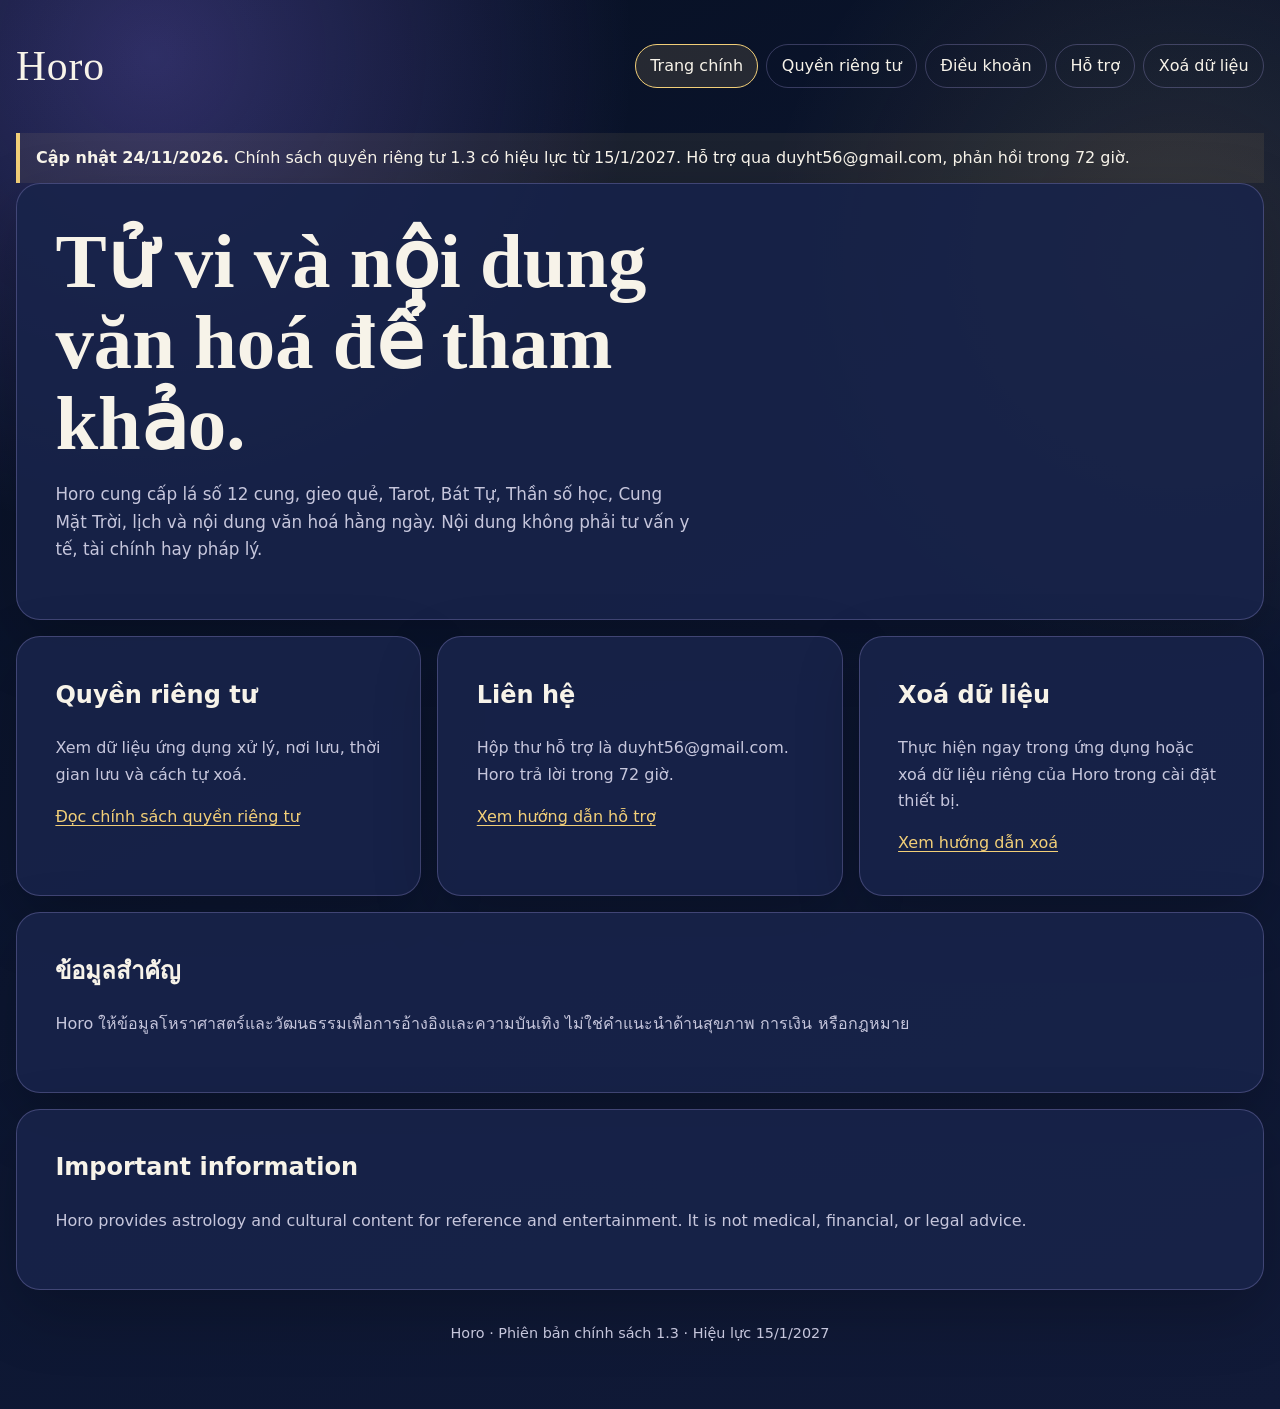
<file: index.html>
<!doctype html>
<html lang="vi" data-policy-version="1.3">
  <head>
    <meta charset="utf-8">
    <meta name="viewport" content="width=device-width, initial-scale=1">
    <meta name="referrer" content="no-referrer">
    <meta name="description" content="Thông tin pháp lý, hỗ trợ và quyền riêng tư của Horo.">
    <title>Horo · Thông tin và hỗ trợ</title>
    <link rel="stylesheet" href="styles.css">
  </head>
  <body>
    <main class="shell">
      <header class="topbar">
        <p class="brand">Horo</p>
        <nav class="nav" aria-label="Liên kết chính">
          <a href="index.html" aria-current="page">Trang chính</a>
          <a href="privacy.html">Quyền riêng tư</a>
          <a href="terms.html">Điều khoản</a>
          <a href="support.html">Hỗ trợ</a>
          <a href="delete.html">Xoá dữ liệu</a>
        </nav>
      </header>

      <div class="notice" role="status">
        <strong>Cập nhật 24/11/2026.</strong> Chính sách quyền riêng tư 1.3 có hiệu lực từ 15/1/2027. Hỗ trợ qua duyht56@gmail.com, phản hồi trong 72 giờ.
      </div>

      <section class="hero">
        <h1>Tử vi và nội dung văn hoá để tham khảo.</h1>
        <p>Horo cung cấp lá số 12 cung, gieo quẻ, Tarot, Bát Tự, Thần số học, Cung Mặt Trời, lịch và nội dung văn hoá hằng ngày. Nội dung không phải tư vấn y tế, tài chính hay pháp lý.</p>
      </section>

      <div class="grid">
        <article class="card">
          <h2>Quyền riêng tư</h2>
          <p>Xem dữ liệu ứng dụng xử lý, nơi lưu, thời gian lưu và cách tự xoá.</p>
          <a href="privacy.html">Đọc chính sách quyền riêng tư</a>
        </article>
        <article class="card">
          <h2>Liên hệ</h2>
          <p>Hộp thư hỗ trợ là duyht56@gmail.com. Horo trả lời trong 72 giờ.</p>
          <a href="support.html">Xem hướng dẫn hỗ trợ</a>
        </article>
        <article class="card">
          <h2>Xoá dữ liệu</h2>
          <p>Thực hiện ngay trong ứng dụng hoặc xoá dữ liệu riêng của Horo trong cài đặt thiết bị.</p>
          <a href="delete.html">Xem hướng dẫn xoá</a>
        </article>
      </div>

      <div class="grid" lang="th">
        <article class="card">
          <h2>ข้อมูลสำคัญ</h2>
          <p>Horo ให้ข้อมูลโหราศาสตร์และวัฒนธรรมเพื่อการอ้างอิงและความบันเทิง ไม่ใช่คำแนะนำด้านสุขภาพ การเงิน หรือกฎหมาย</p>
        </article>
      </div>

      <div class="grid" lang="en">
        <article class="card">
          <h2>Important information</h2>
          <p>Horo provides astrology and cultural content for reference and entertainment. It is not medical, financial, or legal advice.</p>
        </article>
      </div>

      <footer>Horo · Phiên bản chính sách 1.3 · Hiệu lực 15/1/2027</footer>
    </main>
  </body>
</html>
</file>
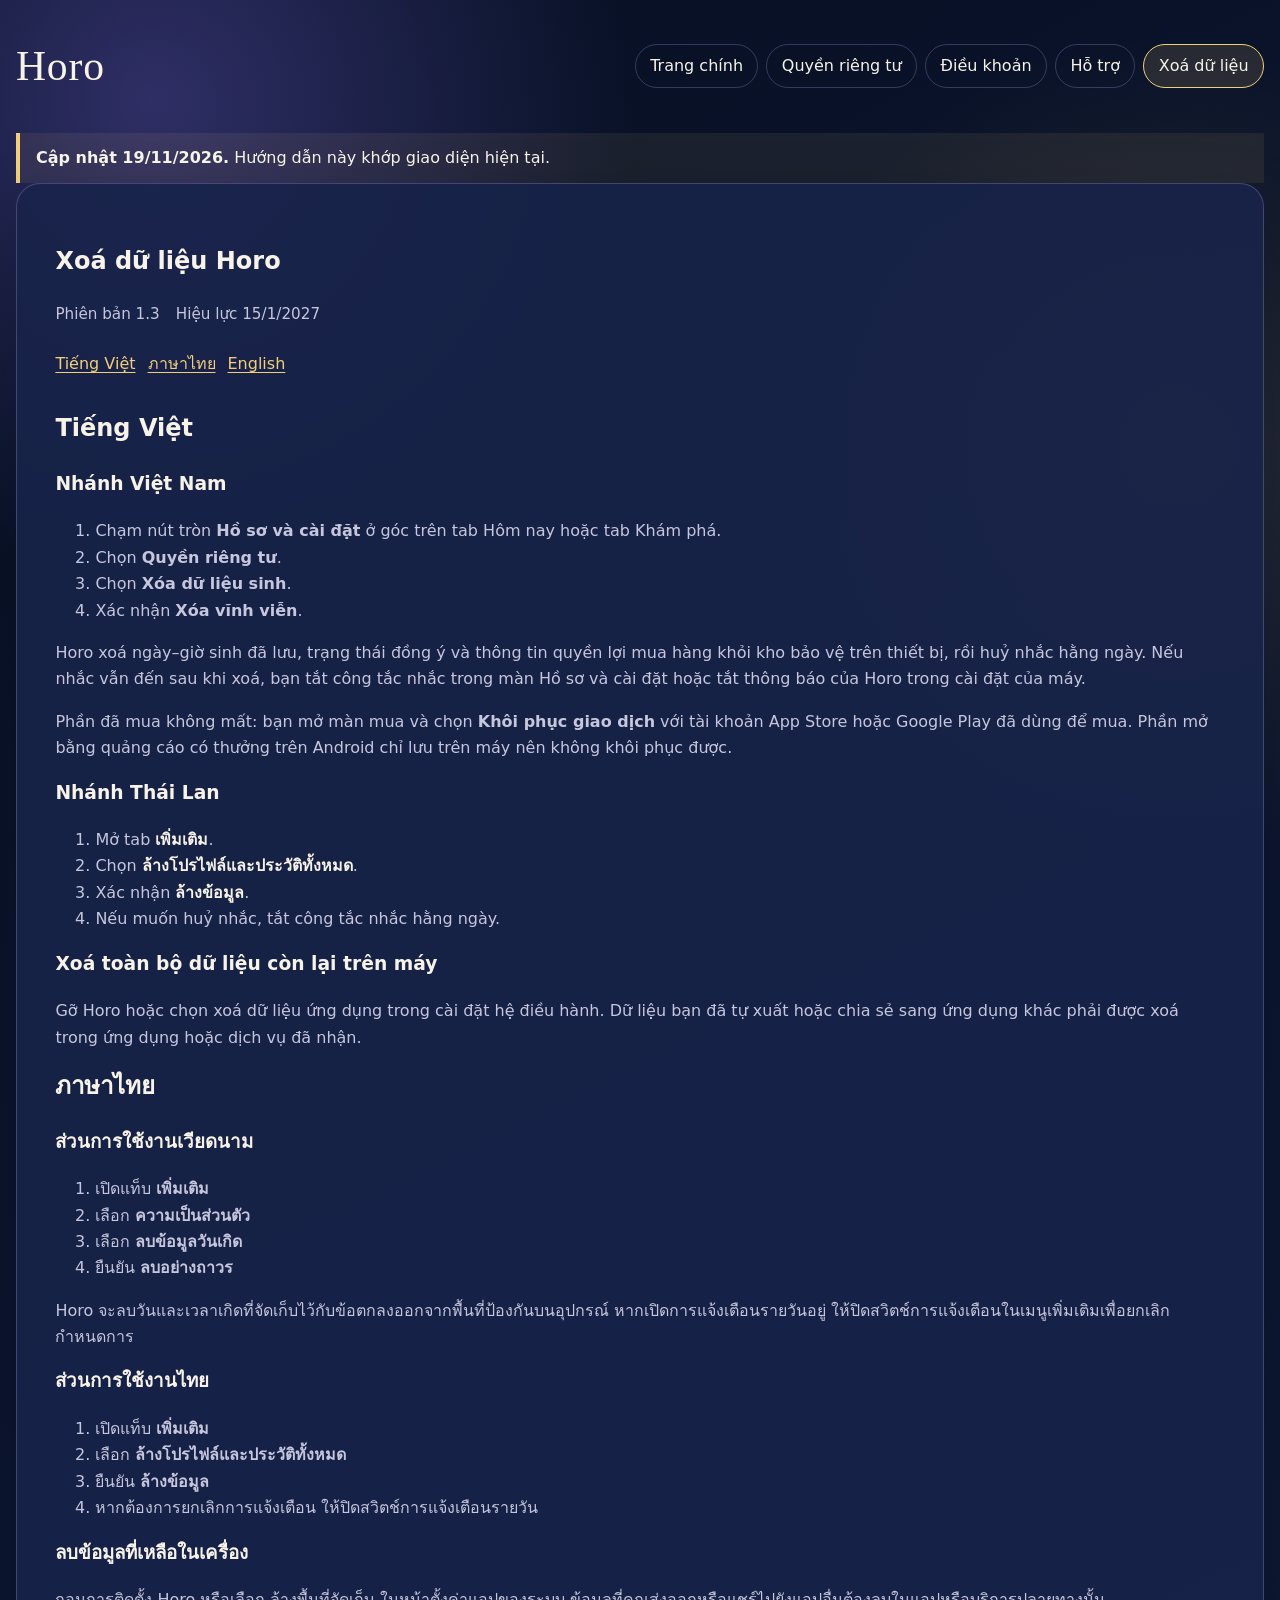
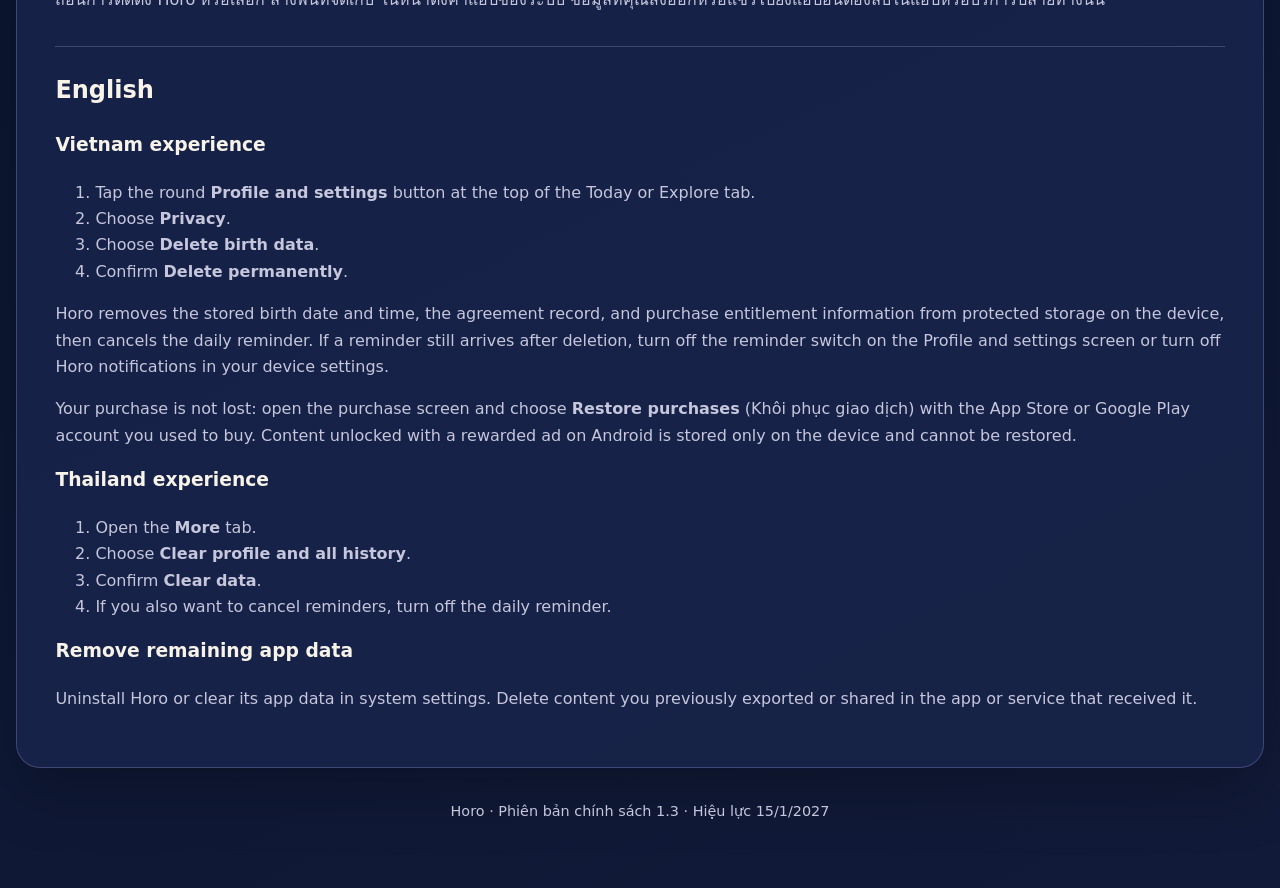
<file: delete.html>
<!doctype html>
<html lang="vi" data-policy-version="1.3">
  <head>
    <meta charset="utf-8">
    <meta name="viewport" content="width=device-width, initial-scale=1">
    <meta name="referrer" content="no-referrer">
    <meta name="description" content="Hướng dẫn xoá dữ liệu Horo bằng tiếng Việt, tiếng Thái và tiếng Anh.">
    <title>Xoá dữ liệu Horo</title>
    <link rel="stylesheet" href="styles.css">
  </head>
  <body>
    <main class="shell">
      <header class="topbar">
        <p class="brand">Horo</p>
        <nav class="nav" aria-label="Liên kết chính">
          <a href="index.html">Trang chính</a>
          <a href="privacy.html">Quyền riêng tư</a>
          <a href="terms.html">Điều khoản</a>
          <a href="support.html">Hỗ trợ</a>
          <a href="delete.html" aria-current="page">Xoá dữ liệu</a>
        </nav>
      </header>

      <div class="notice" role="status">
        <strong>Cập nhật 19/11/2026.</strong> Hướng dẫn này khớp giao diện hiện tại.
      </div>

      <article class="card">
        <h1>Xoá dữ liệu Horo</h1>
        <p class="meta"><span>Phiên bản 1.3</span><span>Hiệu lực 15/1/2027</span></p>
        <nav class="language-nav" aria-label="Chọn ngôn ngữ">
          <a href="#vi" hreflang="vi">Tiếng Việt</a>
          <a href="#th" hreflang="th">ภาษาไทย</a>
          <a href="#en" hreflang="en">English</a>
        </nav>

        <section id="vi" lang="vi" aria-labelledby="vi-delete">
          <h2 id="vi-delete">Tiếng Việt</h2>
          <h3>Nhánh Việt Nam</h3>
          <ol>
            <li>Chạm nút tròn <strong>Hồ sơ và cài đặt</strong> ở góc trên tab Hôm nay hoặc tab Khám phá.</li>
            <li>Chọn <strong>Quyền riêng tư</strong>.</li>
            <li>Chọn <strong>Xóa dữ liệu sinh</strong>.</li>
            <li>Xác nhận <strong>Xóa vĩnh viễn</strong>.</li>
          </ol>
          <p>Horo xoá ngày–giờ sinh đã lưu, trạng thái đồng ý và thông tin quyền lợi mua hàng khỏi kho bảo vệ trên thiết bị, rồi huỷ nhắc hằng ngày. Nếu nhắc vẫn đến sau khi xoá, bạn tắt công tắc nhắc trong màn Hồ sơ và cài đặt hoặc tắt thông báo của Horo trong cài đặt của máy.</p>
          <p>Phần đã mua không mất: bạn mở màn mua và chọn <strong>Khôi phục giao dịch</strong> với tài khoản App Store hoặc Google Play đã dùng để mua. Phần mở bằng quảng cáo có thưởng trên Android chỉ lưu trên máy nên không khôi phục được.</p>

          <h3>Nhánh Thái Lan</h3>
          <ol>
            <li>Mở tab <strong class="path" lang="th">เพิ่มเติม</strong>.</li>
            <li>Chọn <strong class="path" lang="th">ล้างโปรไฟล์และประวัติทั้งหมด</strong>.</li>
            <li>Xác nhận <strong class="path" lang="th">ล้างข้อมูล</strong>.</li>
            <li>Nếu muốn huỷ nhắc, tắt công tắc nhắc hằng ngày.</li>
          </ol>

          <h3>Xoá toàn bộ dữ liệu còn lại trên máy</h3>
          <p>Gỡ Horo hoặc chọn xoá dữ liệu ứng dụng trong cài đặt hệ điều hành. Dữ liệu bạn đã tự xuất hoặc chia sẻ sang ứng dụng khác phải được xoá trong ứng dụng hoặc dịch vụ đã nhận.</p>
        </section>

        <section id="th" lang="th" aria-labelledby="th-delete" class="legal-section">
          <h2 id="th-delete">ภาษาไทย</h2>
          <h3>ส่วนการใช้งานเวียดนาม</h3>
          <ol>
            <li>เปิดแท็บ <strong>เพิ่มเติม</strong></li>
            <li>เลือก <strong>ความเป็นส่วนตัว</strong></li>
            <li>เลือก <strong>ลบข้อมูลวันเกิด</strong></li>
            <li>ยืนยัน <strong>ลบอย่างถาวร</strong></li>
          </ol>
          <p>Horo จะลบวันและเวลาเกิดที่จัดเก็บไว้กับข้อตกลงออกจากพื้นที่ป้องกันบนอุปกรณ์ หากเปิดการแจ้งเตือนรายวันอยู่ ให้ปิดสวิตช์การแจ้งเตือนในเมนูเพิ่มเติมเพื่อยกเลิกกำหนดการ</p>

          <h3>ส่วนการใช้งานไทย</h3>
          <ol>
            <li>เปิดแท็บ <strong>เพิ่มเติม</strong></li>
            <li>เลือก <strong>ล้างโปรไฟล์และประวัติทั้งหมด</strong></li>
            <li>ยืนยัน <strong>ล้างข้อมูล</strong></li>
            <li>หากต้องการยกเลิกการแจ้งเตือน ให้ปิดสวิตช์การแจ้งเตือนรายวัน</li>
          </ol>

          <h3>ลบข้อมูลที่เหลือในเครื่อง</h3>
          <p>ถอนการติดตั้ง Horo หรือเลือก ล้างพื้นที่จัดเก็บ ในหน้าตั้งค่าแอปของระบบ ข้อมูลที่คุณส่งออกหรือแชร์ไปยังแอปอื่นต้องลบในแอปหรือบริการปลายทางนั้น</p>
        </section>

        <section id="en" lang="en" aria-labelledby="en-delete" class="legal-section">
          <h2 id="en-delete">English</h2>
          <h3>Vietnam experience</h3>
          <ol>
            <li>Tap the round <strong>Profile and settings</strong> button at the top of the Today or Explore tab.</li>
            <li>Choose <strong>Privacy</strong>.</li>
            <li>Choose <strong>Delete birth data</strong>.</li>
            <li>Confirm <strong>Delete permanently</strong>.</li>
          </ol>
          <p>Horo removes the stored birth date and time, the agreement record, and purchase entitlement information from protected storage on the device, then cancels the daily reminder. If a reminder still arrives after deletion, turn off the reminder switch on the Profile and settings screen or turn off Horo notifications in your device settings.</p>
          <p>Your purchase is not lost: open the purchase screen and choose <strong>Restore purchases</strong> (<span lang="vi">Khôi phục giao dịch</span>) with the App Store or Google Play account you used to buy. Content unlocked with a rewarded ad on Android is stored only on the device and cannot be restored.</p>

          <h3>Thailand experience</h3>
          <ol>
            <li>Open the <strong>More</strong> tab.</li>
            <li>Choose <strong>Clear profile and all history</strong>.</li>
            <li>Confirm <strong>Clear data</strong>.</li>
            <li>If you also want to cancel reminders, turn off the daily reminder.</li>
          </ol>

          <h3>Remove remaining app data</h3>
          <p>Uninstall Horo or clear its app data in system settings. Delete content you previously exported or shared in the app or service that received it.</p>
        </section>
      </article>

      <footer>Horo · Phiên bản chính sách 1.3 · Hiệu lực 15/1/2027</footer>
    </main>
  </body>
</html>
</file>
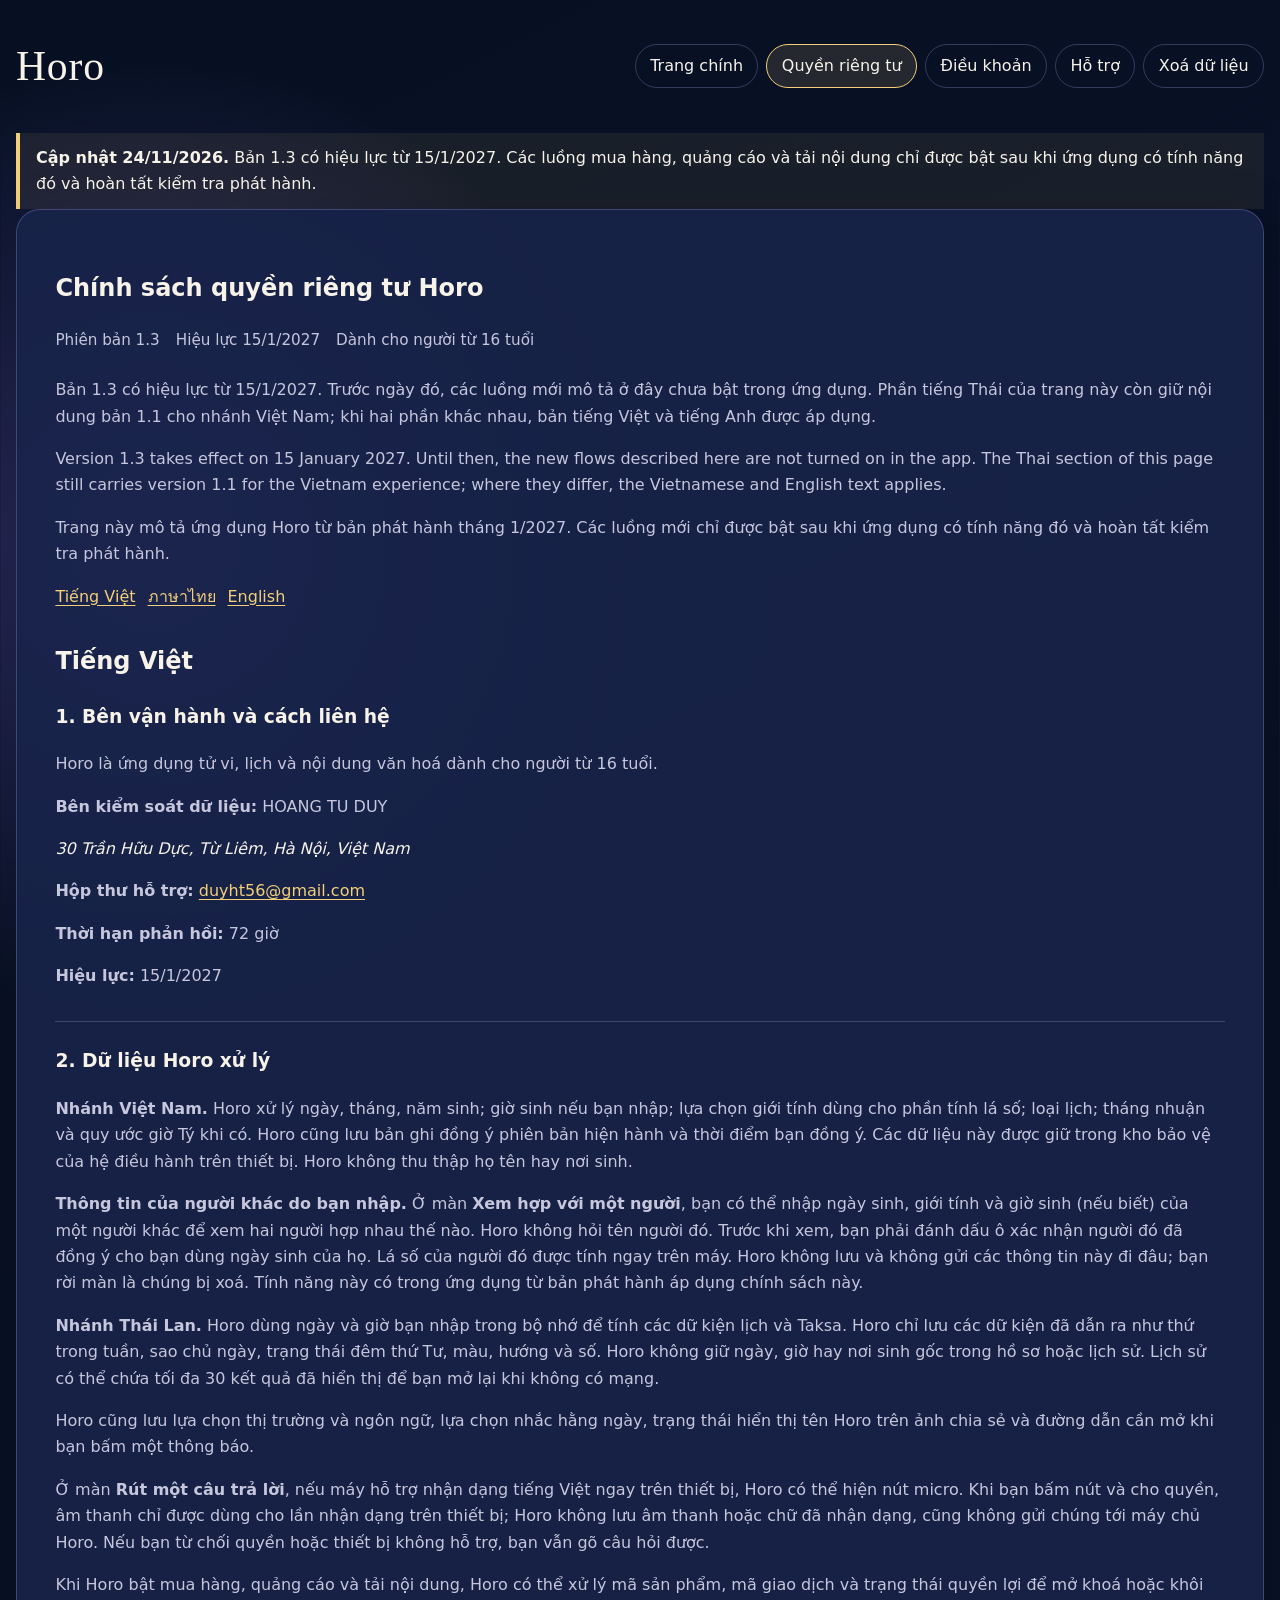
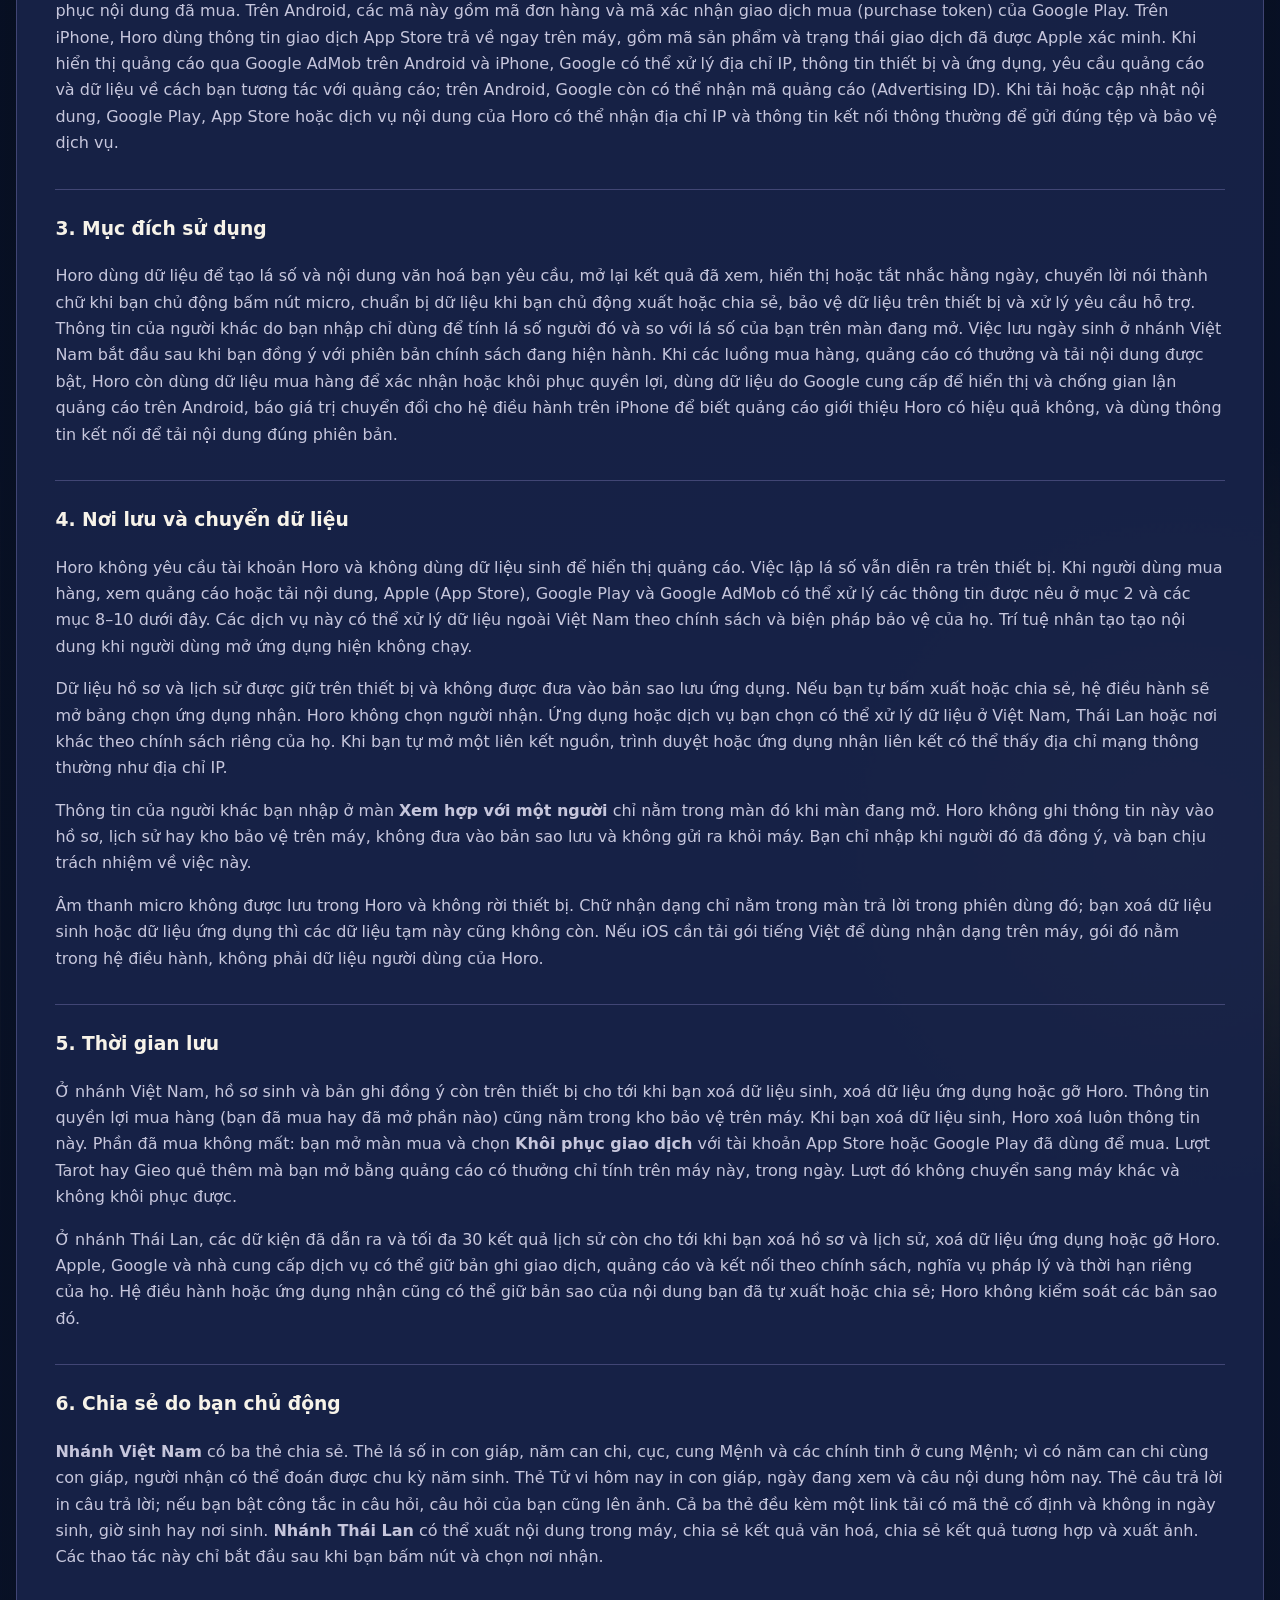
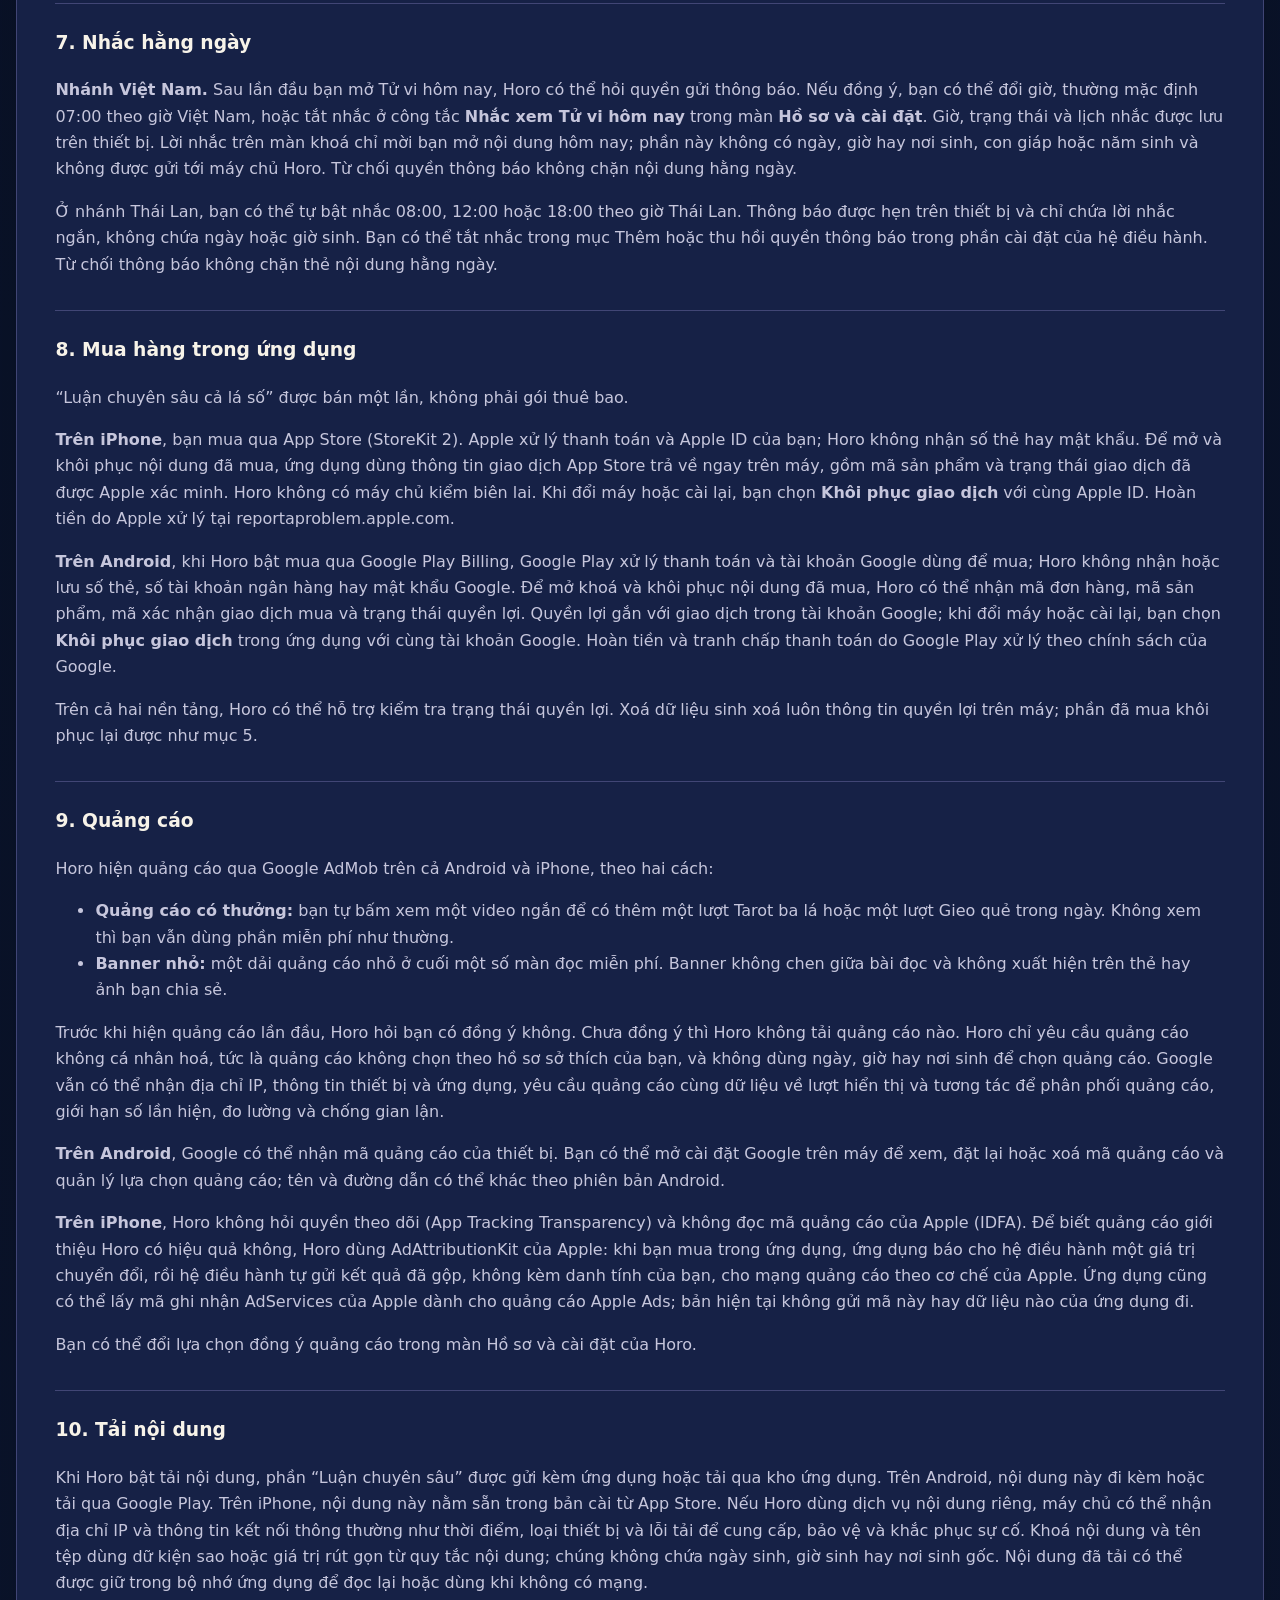
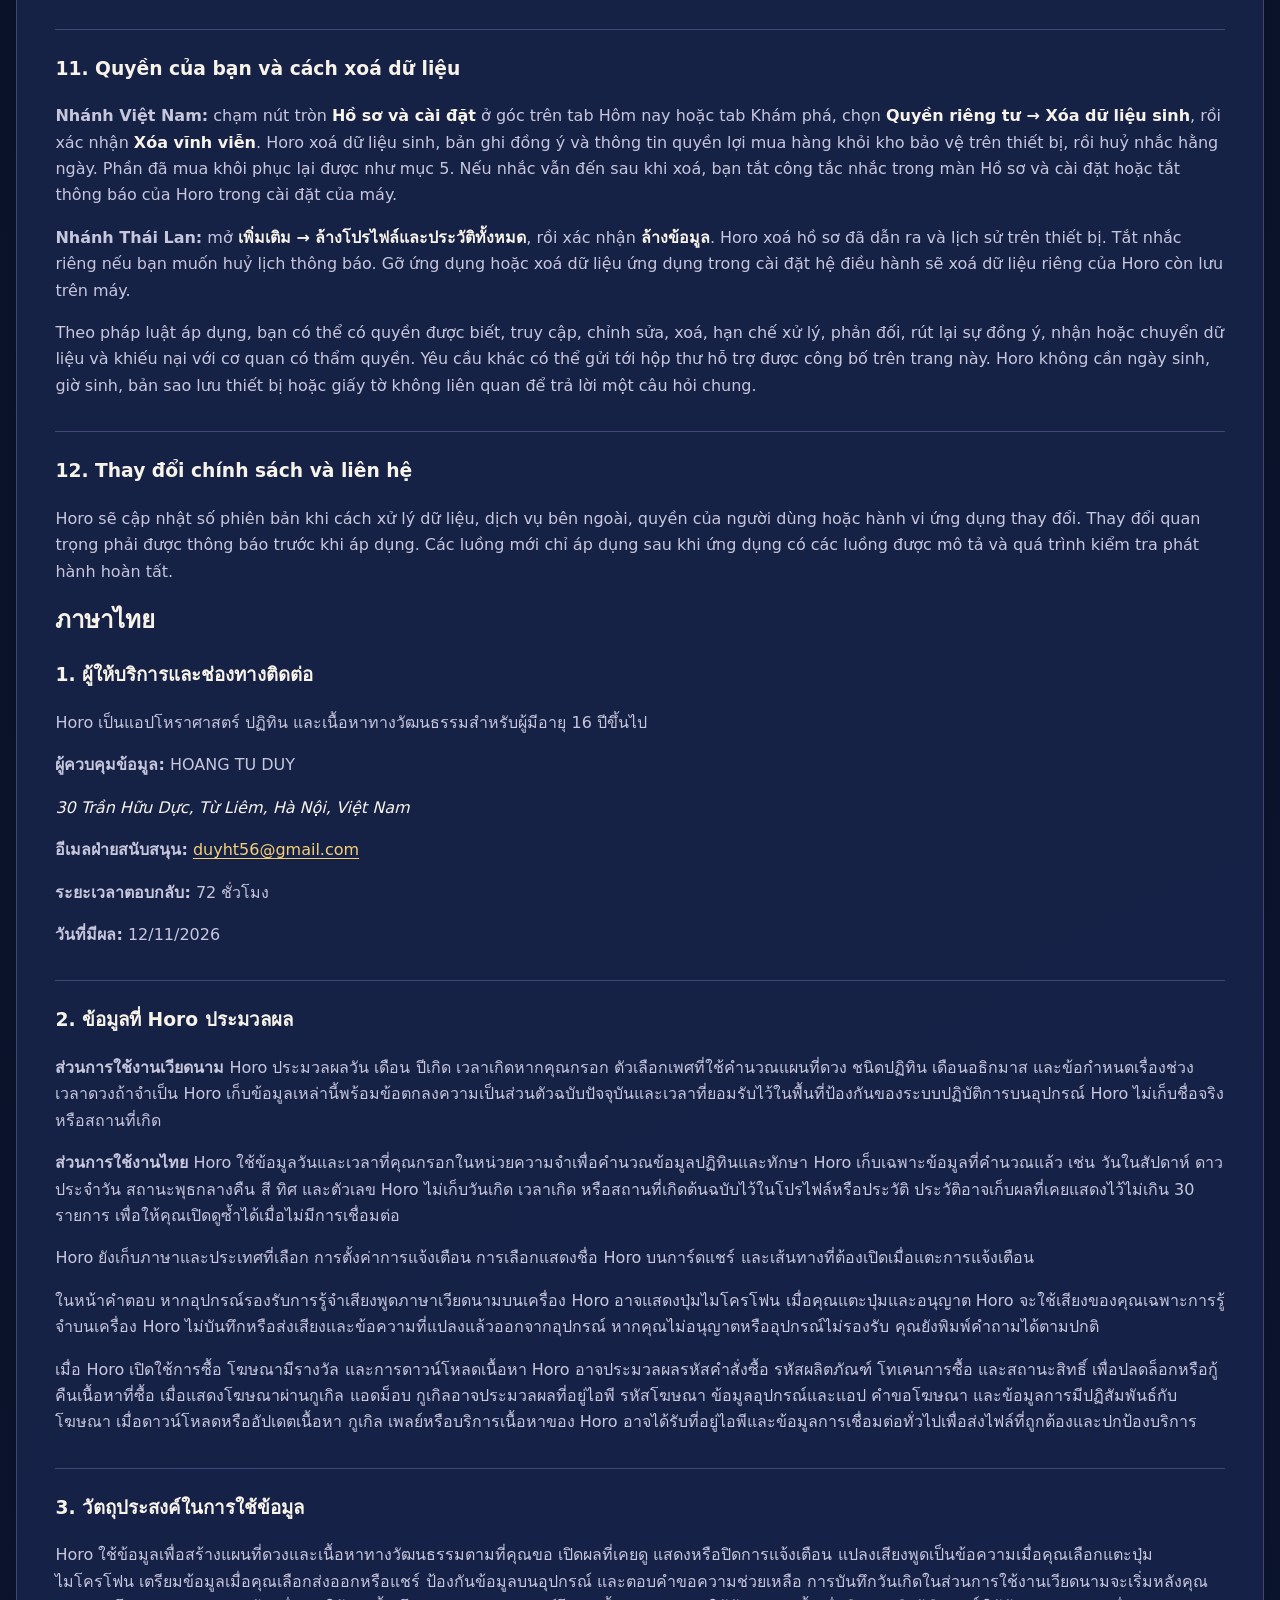
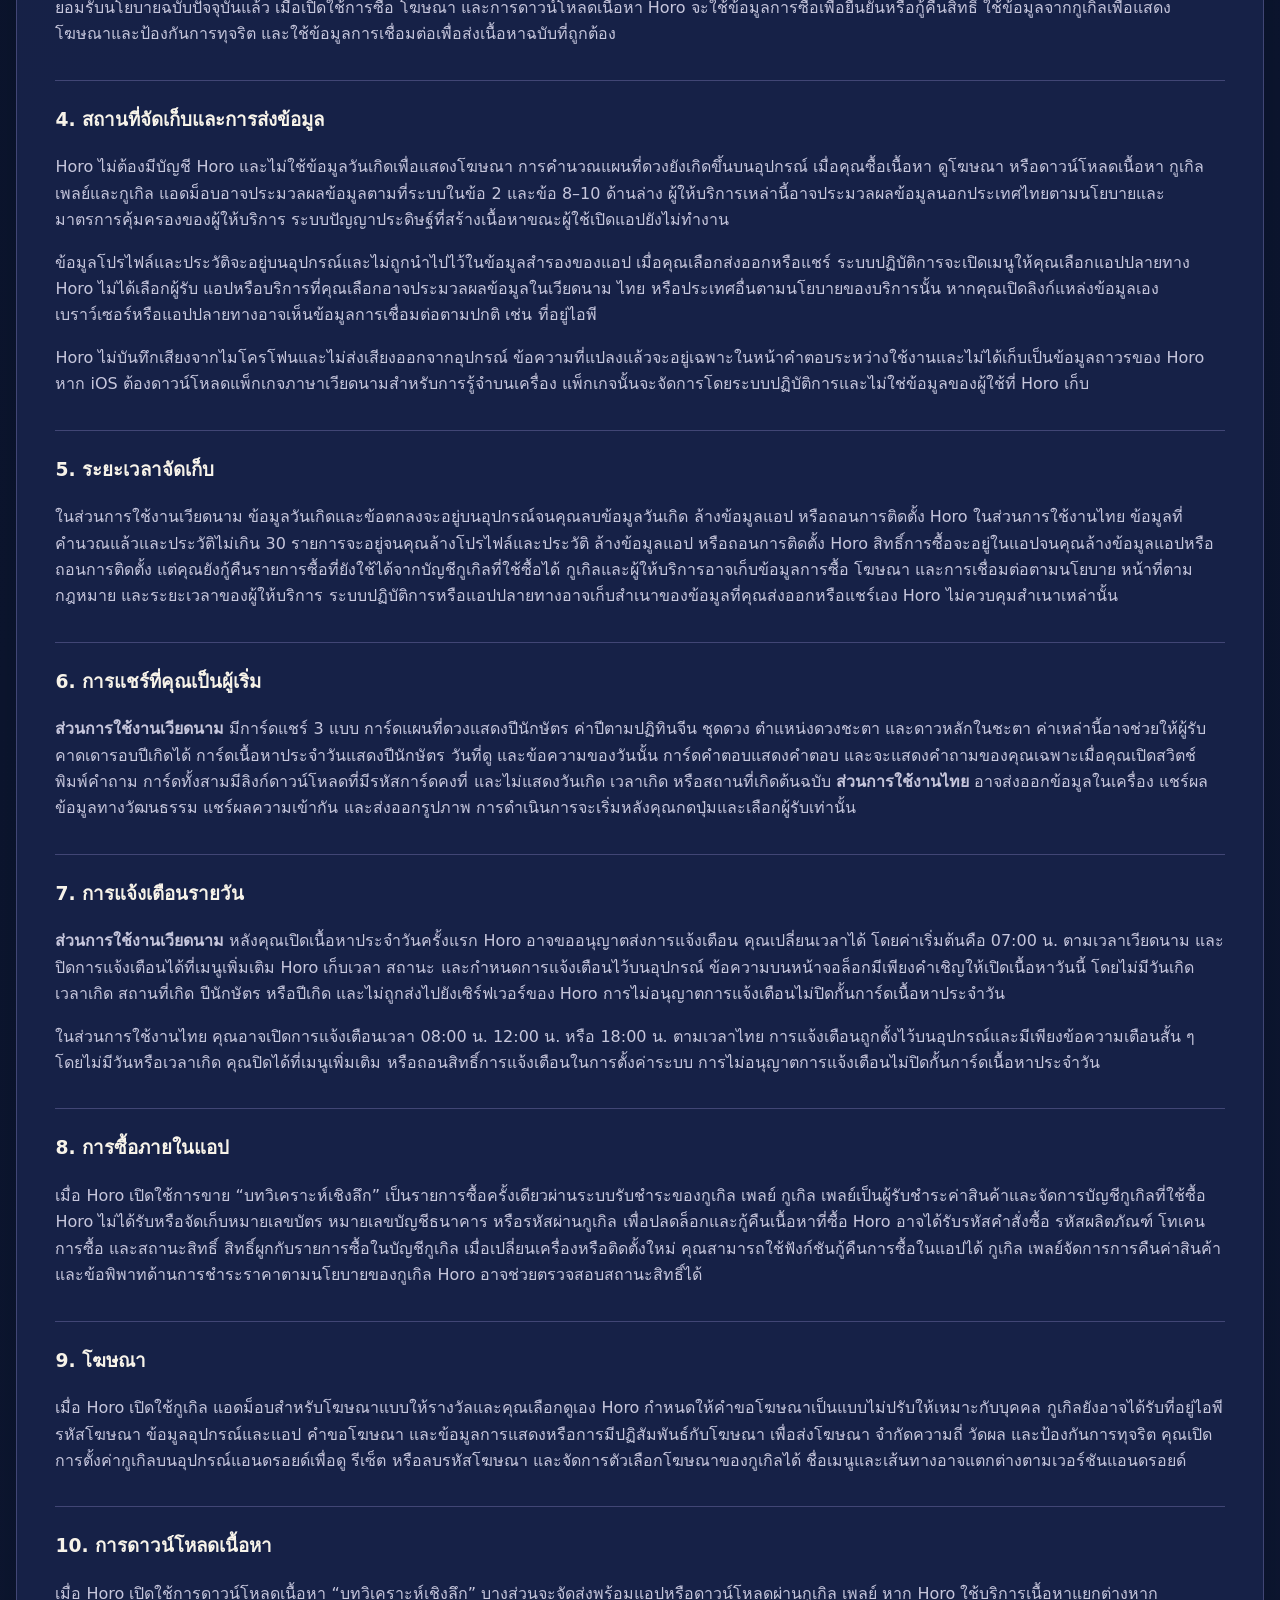
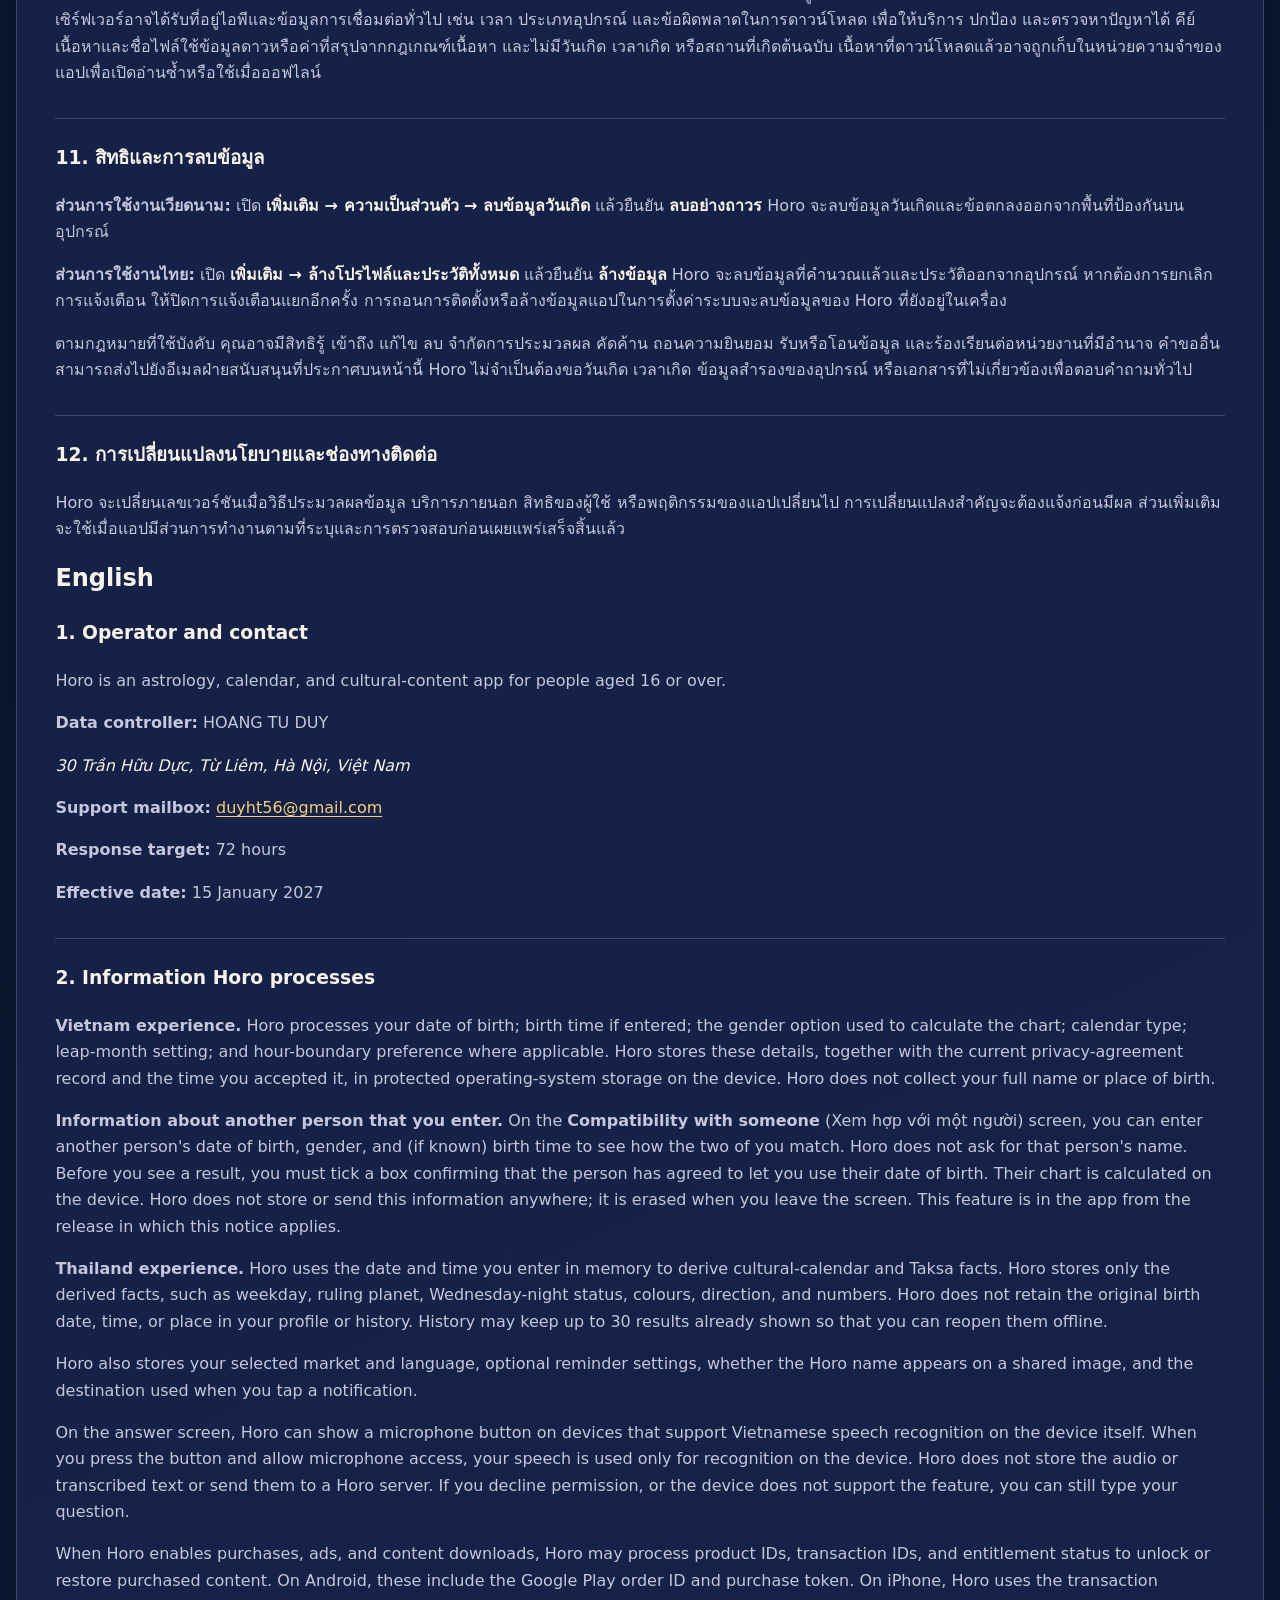
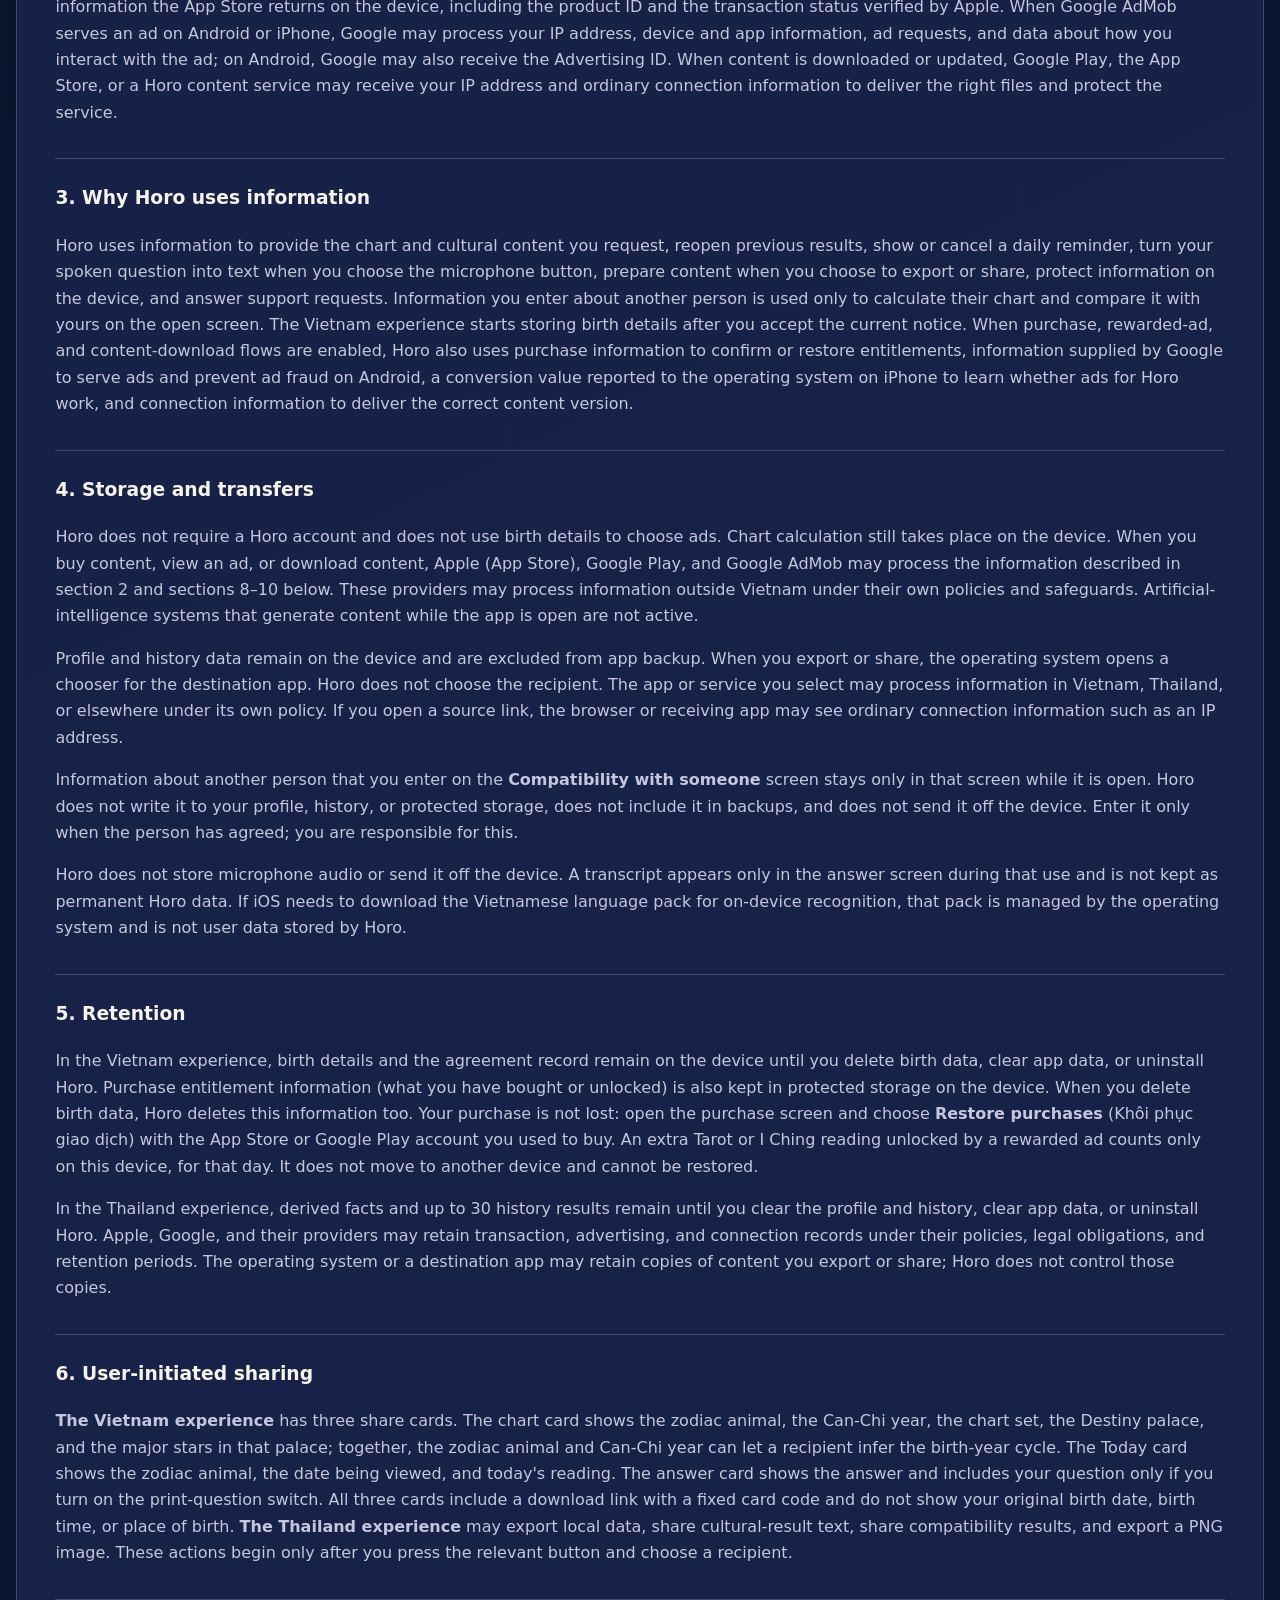
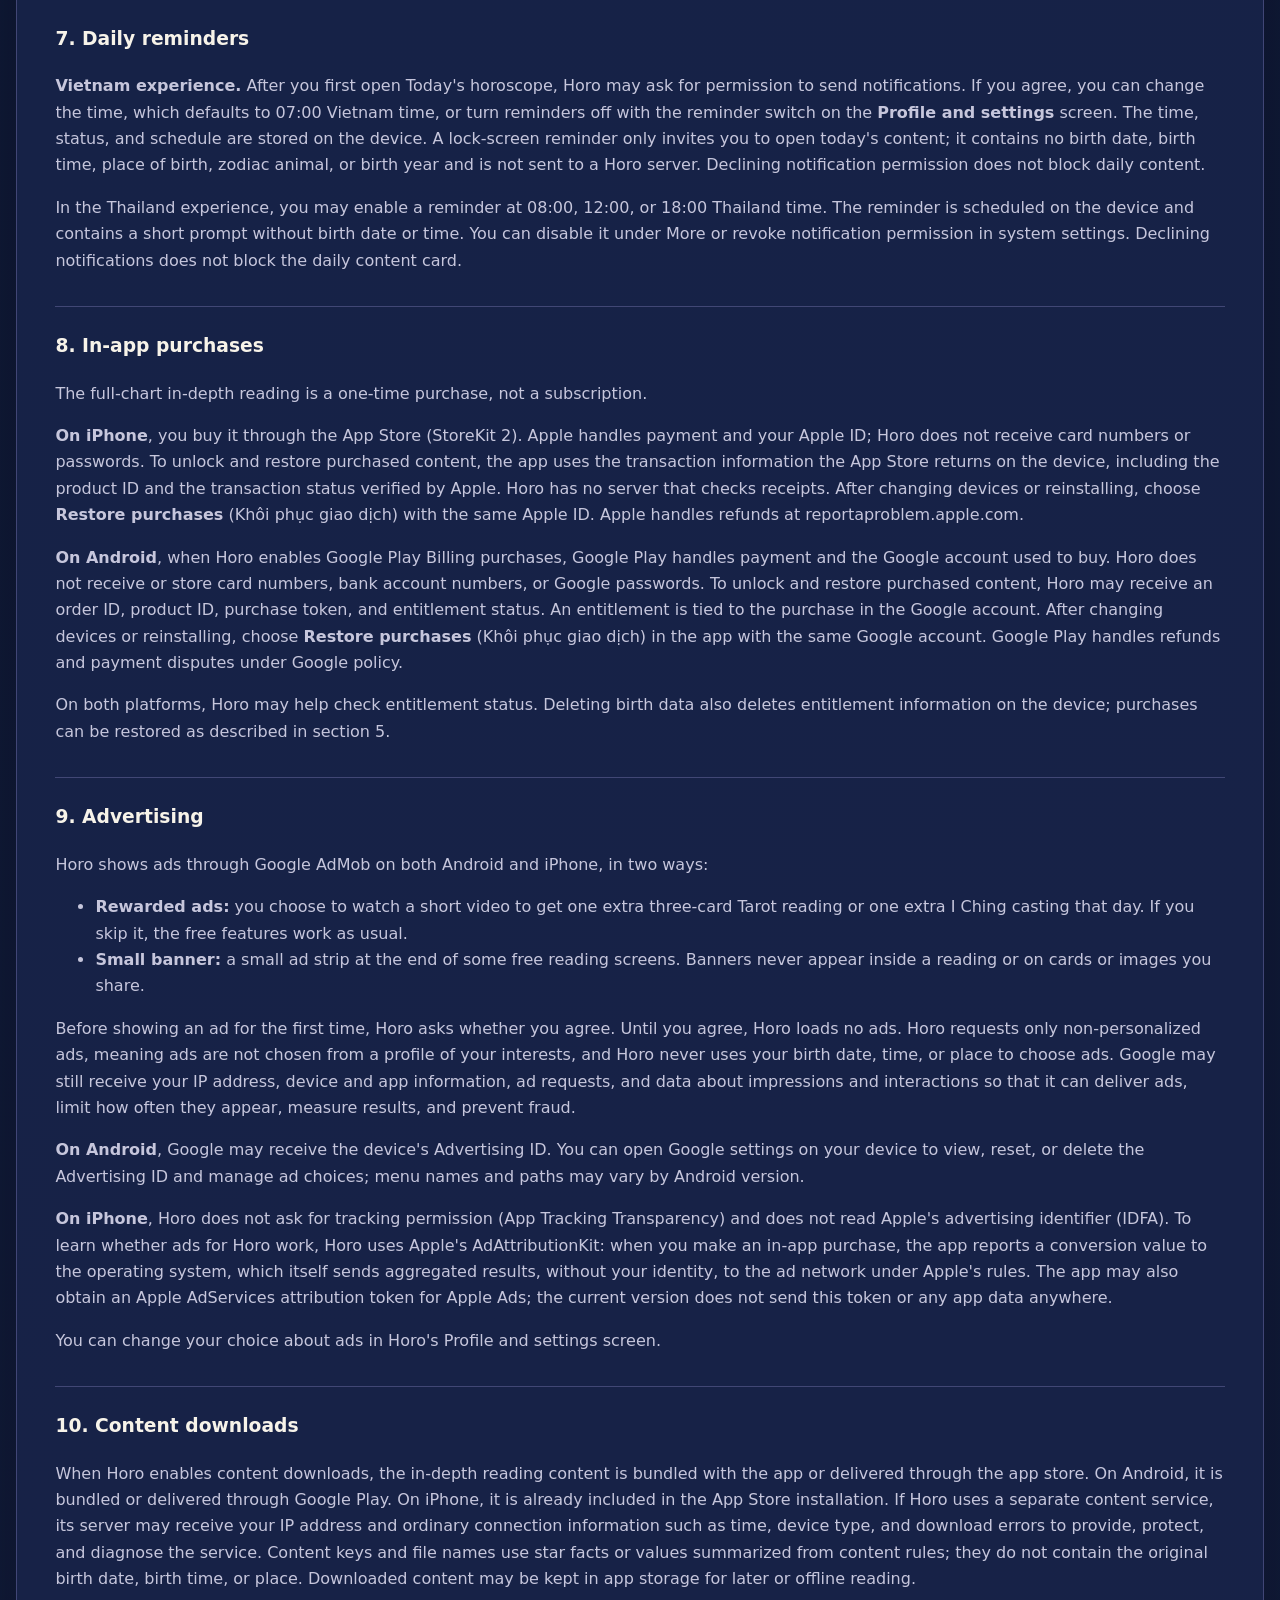
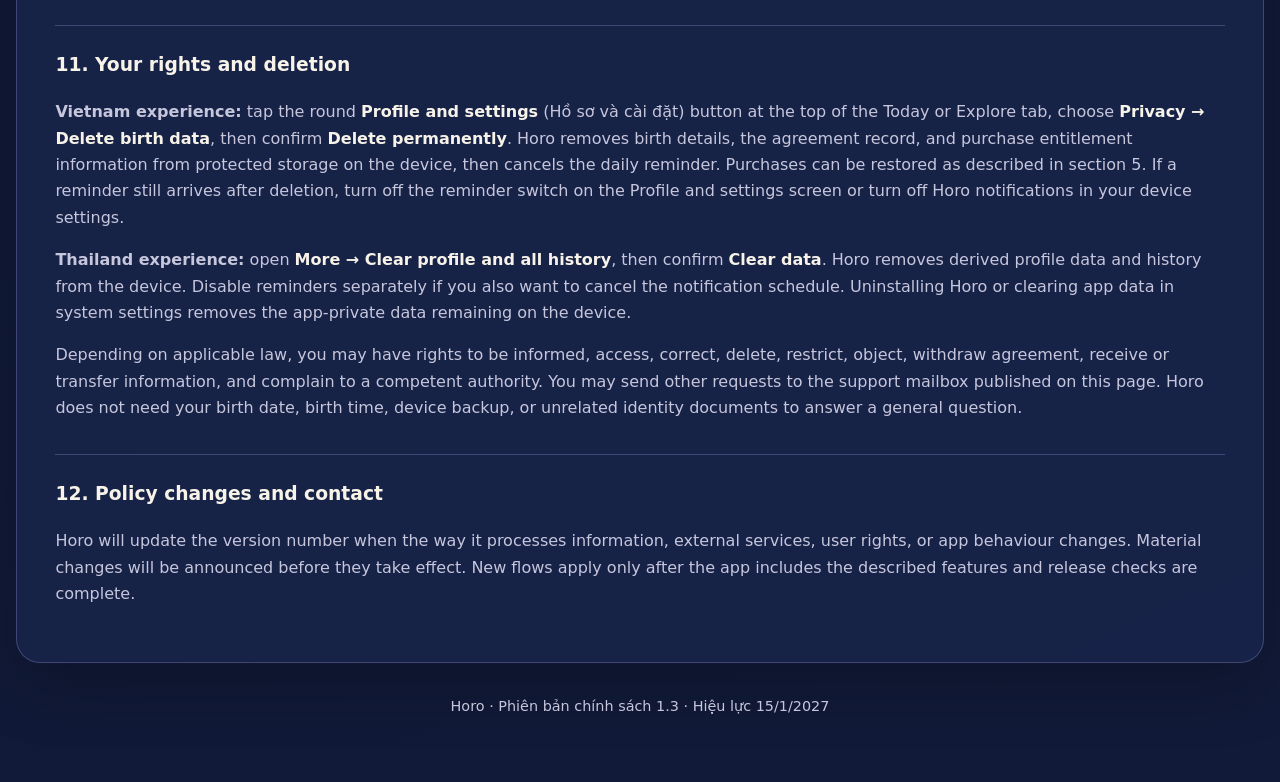
<file: privacy.html>
<!doctype html>
<html lang="vi" data-policy-version="1.3">
  <head>
    <meta charset="utf-8">
    <meta name="viewport" content="width=device-width, initial-scale=1">
    <meta name="referrer" content="no-referrer">
    <meta name="description" content="Chính sách quyền riêng tư Horo bằng tiếng Việt, tiếng Thái và tiếng Anh.">
    <title>Chính sách quyền riêng tư Horo</title>
    <link rel="stylesheet" href="styles.css">
  </head>
  <body>
    <main class="shell">
      <header class="topbar">
        <p class="brand">Horo</p>
        <nav class="nav" aria-label="Liên kết chính">
          <a href="index.html">Trang chính</a>
          <a href="privacy.html" aria-current="page">Quyền riêng tư</a>
          <a href="terms.html">Điều khoản</a>
          <a href="support.html">Hỗ trợ</a>
          <a href="delete.html">Xoá dữ liệu</a>
        </nav>
      </header>

      <div class="notice" role="status">
        <strong>Cập nhật 24/11/2026.</strong> Bản 1.3 có hiệu lực từ 15/1/2027. Các luồng mua hàng, quảng cáo và tải nội dung chỉ được bật sau khi ứng dụng có tính năng đó và hoàn tất kiểm tra phát hành.
      </div>

      <article class="card">
        <h1>Chính sách quyền riêng tư Horo</h1>
        <p class="meta"><span>Phiên bản 1.3</span><span>Hiệu lực 15/1/2027</span><span>Dành cho người từ 16 tuổi</span></p>
        <p>Bản 1.3 có hiệu lực từ 15/1/2027. Trước ngày đó, các luồng mới mô tả ở đây chưa bật trong ứng dụng. Phần tiếng Thái của trang này còn giữ nội dung bản 1.1 cho nhánh Việt Nam; khi hai phần khác nhau, bản tiếng Việt và tiếng Anh được áp dụng.</p>
        <p lang="en">Version 1.3 takes effect on 15 January 2027. Until then, the new flows described here are not turned on in the app. The Thai section of this page still carries version 1.1 for the Vietnam experience; where they differ, the Vietnamese and English text applies.</p>
        <p>Trang này mô tả ứng dụng Horo từ bản phát hành tháng 1/2027. Các luồng mới chỉ được bật sau khi ứng dụng có tính năng đó và hoàn tất kiểm tra phát hành.</p>

        <nav class="language-nav" aria-label="Chọn ngôn ngữ">
          <a href="#vi" hreflang="vi">Tiếng Việt</a>
          <a href="#th" hreflang="th">ภาษาไทย</a>
          <a href="#en" hreflang="en">English</a>
        </nav>

        <section id="vi" lang="vi" aria-labelledby="vi-heading">
          <h2 id="vi-heading">Tiếng Việt</h2>

          <div class="legal-section">
            <h3>1. Bên vận hành và cách liên hệ</h3>
            <p>Horo là ứng dụng tử vi, lịch và nội dung văn hoá dành cho người từ 16 tuổi.</p>
            <p><strong>Bên kiểm soát dữ liệu:</strong> HOANG TU DUY</p>
            <address>30 Trần Hữu Dực, Từ Liêm, Hà Nội, Việt Nam</address>
            <p><strong>Hộp thư hỗ trợ:</strong> <a href="mailto:duyht56@gmail.com">duyht56@gmail.com</a></p>
            <p><strong>Thời hạn phản hồi:</strong> 72 giờ</p>
            <p><strong>Hiệu lực:</strong> 15/1/2027</p>
          </div>

          <div class="legal-section">
            <h3>2. Dữ liệu Horo xử lý</h3>
            <p><strong>Nhánh Việt Nam.</strong> Horo xử lý ngày, tháng, năm sinh; giờ sinh nếu bạn nhập; lựa chọn giới tính dùng cho phần tính lá số; loại lịch; tháng nhuận và quy ước giờ Tý khi có. Horo cũng lưu bản ghi đồng ý phiên bản hiện hành và thời điểm bạn đồng ý. Các dữ liệu này được giữ trong kho bảo vệ của hệ điều hành trên thiết bị. Horo không thu thập họ tên hay nơi sinh.</p>
            <p><strong>Thông tin của người khác do bạn nhập.</strong> Ở màn <strong>Xem hợp với một người</strong>, bạn có thể nhập ngày sinh, giới tính và giờ sinh (nếu biết) của một người khác để xem hai người hợp nhau thế nào. Horo không hỏi tên người đó. Trước khi xem, bạn phải đánh dấu ô xác nhận người đó đã đồng ý cho bạn dùng ngày sinh của họ. Lá số của người đó được tính ngay trên máy. Horo không lưu và không gửi các thông tin này đi đâu; bạn rời màn là chúng bị xoá. Tính năng này có trong ứng dụng từ bản phát hành áp dụng chính sách này.</p>
            <p><strong>Nhánh Thái Lan.</strong> Horo dùng ngày và giờ bạn nhập trong bộ nhớ để tính các dữ kiện lịch và Taksa. Horo chỉ lưu các dữ kiện đã dẫn ra như thứ trong tuần, sao chủ ngày, trạng thái đêm thứ Tư, màu, hướng và số. Horo không giữ ngày, giờ hay nơi sinh gốc trong hồ sơ hoặc lịch sử. Lịch sử có thể chứa tối đa 30 kết quả đã hiển thị để bạn mở lại khi không có mạng.</p>
            <p>Horo cũng lưu lựa chọn thị trường và ngôn ngữ, lựa chọn nhắc hằng ngày, trạng thái hiển thị tên Horo trên ảnh chia sẻ và đường dẫn cần mở khi bạn bấm một thông báo.</p>
            <p>Ở màn <strong>Rút một câu trả lời</strong>, nếu máy hỗ trợ nhận dạng tiếng Việt ngay trên thiết bị, Horo có thể hiện nút micro. Khi bạn bấm nút và cho quyền, âm thanh chỉ được dùng cho lần nhận dạng trên thiết bị; Horo không lưu âm thanh hoặc chữ đã nhận dạng, cũng không gửi chúng tới máy chủ Horo. Nếu bạn từ chối quyền hoặc thiết bị không hỗ trợ, bạn vẫn gõ câu hỏi được.</p>
            <p>Khi Horo bật mua hàng, quảng cáo và tải nội dung, Horo có thể xử lý mã sản phẩm, mã giao dịch và trạng thái quyền lợi để mở khoá hoặc khôi phục nội dung đã mua. Trên Android, các mã này gồm mã đơn hàng và mã xác nhận giao dịch mua (purchase token) của Google Play. Trên iPhone, Horo dùng thông tin giao dịch App Store trả về ngay trên máy, gồm mã sản phẩm và trạng thái giao dịch đã được Apple xác minh. Khi hiển thị quảng cáo qua Google AdMob trên Android và iPhone, Google có thể xử lý địa chỉ IP, thông tin thiết bị và ứng dụng, yêu cầu quảng cáo và dữ liệu về cách bạn tương tác với quảng cáo; trên Android, Google còn có thể nhận mã quảng cáo (Advertising ID). Khi tải hoặc cập nhật nội dung, Google Play, App Store hoặc dịch vụ nội dung của Horo có thể nhận địa chỉ IP và thông tin kết nối thông thường để gửi đúng tệp và bảo vệ dịch vụ.</p>
          </div>

          <div class="legal-section">
            <h3>3. Mục đích sử dụng</h3>
            <p>Horo dùng dữ liệu để tạo lá số và nội dung văn hoá bạn yêu cầu, mở lại kết quả đã xem, hiển thị hoặc tắt nhắc hằng ngày, chuyển lời nói thành chữ khi bạn chủ động bấm nút micro, chuẩn bị dữ liệu khi bạn chủ động xuất hoặc chia sẻ, bảo vệ dữ liệu trên thiết bị và xử lý yêu cầu hỗ trợ. Thông tin của người khác do bạn nhập chỉ dùng để tính lá số người đó và so với lá số của bạn trên màn đang mở. Việc lưu ngày sinh ở nhánh Việt Nam bắt đầu sau khi bạn đồng ý với phiên bản chính sách đang hiện hành. Khi các luồng mua hàng, quảng cáo có thưởng và tải nội dung được bật, Horo còn dùng dữ liệu mua hàng để xác nhận hoặc khôi phục quyền lợi, dùng dữ liệu do Google cung cấp để hiển thị và chống gian lận quảng cáo trên Android, báo giá trị chuyển đổi cho hệ điều hành trên iPhone để biết quảng cáo giới thiệu Horo có hiệu quả không, và dùng thông tin kết nối để tải nội dung đúng phiên bản.</p>
          </div>

          <div class="legal-section">
            <h3>4. Nơi lưu và chuyển dữ liệu</h3>
            <p>Horo không yêu cầu tài khoản Horo và không dùng dữ liệu sinh để hiển thị quảng cáo. Việc lập lá số vẫn diễn ra trên thiết bị. Khi người dùng mua hàng, xem quảng cáo hoặc tải nội dung, Apple (App Store), Google Play và Google AdMob có thể xử lý các thông tin được nêu ở mục 2 và các mục 8–10 dưới đây. Các dịch vụ này có thể xử lý dữ liệu ngoài Việt Nam theo chính sách và biện pháp bảo vệ của họ. Trí tuệ nhân tạo tạo nội dung khi người dùng mở ứng dụng hiện không chạy.</p>
            <p>Dữ liệu hồ sơ và lịch sử được giữ trên thiết bị và không được đưa vào bản sao lưu ứng dụng. Nếu bạn tự bấm xuất hoặc chia sẻ, hệ điều hành sẽ mở bảng chọn ứng dụng nhận. Horo không chọn người nhận. Ứng dụng hoặc dịch vụ bạn chọn có thể xử lý dữ liệu ở Việt Nam, Thái Lan hoặc nơi khác theo chính sách riêng của họ. Khi bạn tự mở một liên kết nguồn, trình duyệt hoặc ứng dụng nhận liên kết có thể thấy địa chỉ mạng thông thường như địa chỉ IP.</p>
            <p>Thông tin của người khác bạn nhập ở màn <strong>Xem hợp với một người</strong> chỉ nằm trong màn đó khi màn đang mở. Horo không ghi thông tin này vào hồ sơ, lịch sử hay kho bảo vệ trên máy, không đưa vào bản sao lưu và không gửi ra khỏi máy. Bạn chỉ nhập khi người đó đã đồng ý, và bạn chịu trách nhiệm về việc này.</p>
            <p>Âm thanh micro không được lưu trong Horo và không rời thiết bị. Chữ nhận dạng chỉ nằm trong màn trả lời trong phiên dùng đó; bạn xoá dữ liệu sinh hoặc dữ liệu ứng dụng thì các dữ liệu tạm này cũng không còn. Nếu iOS cần tải gói tiếng Việt để dùng nhận dạng trên máy, gói đó nằm trong hệ điều hành, không phải dữ liệu người dùng của Horo.</p>
          </div>

          <div class="legal-section">
            <h3>5. Thời gian lưu</h3>
            <p>Ở nhánh Việt Nam, hồ sơ sinh và bản ghi đồng ý còn trên thiết bị cho tới khi bạn xoá dữ liệu sinh, xoá dữ liệu ứng dụng hoặc gỡ Horo. Thông tin quyền lợi mua hàng (bạn đã mua hay đã mở phần nào) cũng nằm trong kho bảo vệ trên máy. Khi bạn xoá dữ liệu sinh, Horo xoá luôn thông tin này. Phần đã mua không mất: bạn mở màn mua và chọn <strong>Khôi phục giao dịch</strong> với tài khoản App Store hoặc Google Play đã dùng để mua. Lượt Tarot hay Gieo quẻ thêm mà bạn mở bằng quảng cáo có thưởng chỉ tính trên máy này, trong ngày. Lượt đó không chuyển sang máy khác và không khôi phục được.</p>
            <p>Ở nhánh Thái Lan, các dữ kiện đã dẫn ra và tối đa 30 kết quả lịch sử còn cho tới khi bạn xoá hồ sơ và lịch sử, xoá dữ liệu ứng dụng hoặc gỡ Horo. Apple, Google và nhà cung cấp dịch vụ có thể giữ bản ghi giao dịch, quảng cáo và kết nối theo chính sách, nghĩa vụ pháp lý và thời hạn riêng của họ. Hệ điều hành hoặc ứng dụng nhận cũng có thể giữ bản sao của nội dung bạn đã tự xuất hoặc chia sẻ; Horo không kiểm soát các bản sao đó.</p>
          </div>

          <div class="legal-section">
            <h3>6. Chia sẻ do bạn chủ động</h3>
            <p><strong>Nhánh Việt Nam</strong> có ba thẻ chia sẻ. Thẻ lá số in con giáp, năm can chi, cục, cung Mệnh và các chính tinh ở cung Mệnh; vì có năm can chi cùng con giáp, người nhận có thể đoán được chu kỳ năm sinh. Thẻ Tử vi hôm nay in con giáp, ngày đang xem và câu nội dung hôm nay. Thẻ câu trả lời in câu trả lời; nếu bạn bật công tắc in câu hỏi, câu hỏi của bạn cũng lên ảnh. Cả ba thẻ đều kèm một link tải có mã thẻ cố định và không in ngày sinh, giờ sinh hay nơi sinh. <strong>Nhánh Thái Lan</strong> có thể xuất nội dung trong máy, chia sẻ kết quả văn hoá, chia sẻ kết quả tương hợp và xuất ảnh. Các thao tác này chỉ bắt đầu sau khi bạn bấm nút và chọn nơi nhận.</p>
          </div>

          <div class="legal-section">
            <h3>7. Nhắc hằng ngày</h3>
            <p><strong>Nhánh Việt Nam.</strong> Sau lần đầu bạn mở Tử vi hôm nay, Horo có thể hỏi quyền gửi thông báo. Nếu đồng ý, bạn có thể đổi giờ, thường mặc định 07:00 theo giờ Việt Nam, hoặc tắt nhắc ở công tắc <strong>Nhắc xem Tử vi hôm nay</strong> trong màn <strong>Hồ sơ và cài đặt</strong>. Giờ, trạng thái và lịch nhắc được lưu trên thiết bị. Lời nhắc trên màn khoá chỉ mời bạn mở nội dung hôm nay; phần này không có ngày, giờ hay nơi sinh, con giáp hoặc năm sinh và không được gửi tới máy chủ Horo. Từ chối quyền thông báo không chặn nội dung hằng ngày.</p>
            <p>Ở nhánh Thái Lan, bạn có thể tự bật nhắc 08:00, 12:00 hoặc 18:00 theo giờ Thái Lan. Thông báo được hẹn trên thiết bị và chỉ chứa lời nhắc ngắn, không chứa ngày hoặc giờ sinh. Bạn có thể tắt nhắc trong mục Thêm hoặc thu hồi quyền thông báo trong phần cài đặt của hệ điều hành. Từ chối thông báo không chặn thẻ nội dung hằng ngày.</p>
          </div>

          <div class="legal-section">
            <h3>8. Mua hàng trong ứng dụng</h3>
            <p>“Luận chuyên sâu cả lá số” được bán một lần, không phải gói thuê bao.</p>
            <p><strong>Trên iPhone</strong>, bạn mua qua App Store (StoreKit 2). Apple xử lý thanh toán và Apple ID của bạn; Horo không nhận số thẻ hay mật khẩu. Để mở và khôi phục nội dung đã mua, ứng dụng dùng thông tin giao dịch App Store trả về ngay trên máy, gồm mã sản phẩm và trạng thái giao dịch đã được Apple xác minh. Horo không có máy chủ kiểm biên lai. Khi đổi máy hoặc cài lại, bạn chọn <strong>Khôi phục giao dịch</strong> với cùng Apple ID. Hoàn tiền do Apple xử lý tại reportaproblem.apple.com.</p>
            <p><strong>Trên Android</strong>, khi Horo bật mua qua Google Play Billing, Google Play xử lý thanh toán và tài khoản Google dùng để mua; Horo không nhận hoặc lưu số thẻ, số tài khoản ngân hàng hay mật khẩu Google. Để mở khoá và khôi phục nội dung đã mua, Horo có thể nhận mã đơn hàng, mã sản phẩm, mã xác nhận giao dịch mua và trạng thái quyền lợi. Quyền lợi gắn với giao dịch trong tài khoản Google; khi đổi máy hoặc cài lại, bạn chọn <strong>Khôi phục giao dịch</strong> trong ứng dụng với cùng tài khoản Google. Hoàn tiền và tranh chấp thanh toán do Google Play xử lý theo chính sách của Google.</p>
            <p>Trên cả hai nền tảng, Horo có thể hỗ trợ kiểm tra trạng thái quyền lợi. Xoá dữ liệu sinh xoá luôn thông tin quyền lợi trên máy; phần đã mua khôi phục lại được như mục 5.</p>
          </div>

          <div class="legal-section">
            <h3>9. Quảng cáo</h3>
            <p>Horo hiện quảng cáo qua Google AdMob trên cả Android và iPhone, theo hai cách:</p>
            <ul><li><strong>Quảng cáo có thưởng:</strong> bạn tự bấm xem một video ngắn để có thêm một lượt Tarot ba lá hoặc một lượt Gieo quẻ trong ngày. Không xem thì bạn vẫn dùng phần miễn phí như thường.</li><li><strong>Banner nhỏ:</strong> một dải quảng cáo nhỏ ở cuối một số màn đọc miễn phí. Banner không chen giữa bài đọc và không xuất hiện trên thẻ hay ảnh bạn chia sẻ.</li></ul>
            <p>Trước khi hiện quảng cáo lần đầu, Horo hỏi bạn có đồng ý không. Chưa đồng ý thì Horo không tải quảng cáo nào. Horo chỉ yêu cầu quảng cáo không cá nhân hoá, tức là quảng cáo không chọn theo hồ sơ sở thích của bạn, và không dùng ngày, giờ hay nơi sinh để chọn quảng cáo. Google vẫn có thể nhận địa chỉ IP, thông tin thiết bị và ứng dụng, yêu cầu quảng cáo cùng dữ liệu về lượt hiển thị và tương tác để phân phối quảng cáo, giới hạn số lần hiện, đo lường và chống gian lận.</p>
            <p><strong>Trên Android</strong>, Google có thể nhận mã quảng cáo của thiết bị. Bạn có thể mở cài đặt Google trên máy để xem, đặt lại hoặc xoá mã quảng cáo và quản lý lựa chọn quảng cáo; tên và đường dẫn có thể khác theo phiên bản Android.</p>
            <p><strong>Trên iPhone</strong>, Horo không hỏi quyền theo dõi (App Tracking Transparency) và không đọc mã quảng cáo của Apple (IDFA). Để biết quảng cáo giới thiệu Horo có hiệu quả không, Horo dùng AdAttributionKit của Apple: khi bạn mua trong ứng dụng, ứng dụng báo cho hệ điều hành một giá trị chuyển đổi, rồi hệ điều hành tự gửi kết quả đã gộp, không kèm danh tính của bạn, cho mạng quảng cáo theo cơ chế của Apple. Ứng dụng cũng có thể lấy mã ghi nhận AdServices của Apple dành cho quảng cáo Apple Ads; bản hiện tại không gửi mã này hay dữ liệu nào của ứng dụng đi.</p>
            <p>Bạn có thể đổi lựa chọn đồng ý quảng cáo trong màn Hồ sơ và cài đặt của Horo.</p>
          </div>

          <div class="legal-section">
            <h3>10. Tải nội dung</h3>
            <p>Khi Horo bật tải nội dung, phần “Luận chuyên sâu” được gửi kèm ứng dụng hoặc tải qua kho ứng dụng. Trên Android, nội dung này đi kèm hoặc tải qua Google Play. Trên iPhone, nội dung này nằm sẵn trong bản cài từ App Store. Nếu Horo dùng dịch vụ nội dung riêng, máy chủ có thể nhận địa chỉ IP và thông tin kết nối thông thường như thời điểm, loại thiết bị và lỗi tải để cung cấp, bảo vệ và khắc phục sự cố. Khoá nội dung và tên tệp dùng dữ kiện sao hoặc giá trị rút gọn từ quy tắc nội dung; chúng không chứa ngày sinh, giờ sinh hay nơi sinh gốc. Nội dung đã tải có thể được giữ trong bộ nhớ ứng dụng để đọc lại hoặc dùng khi không có mạng.</p>
          </div>

          <div class="legal-section">
            <h3>11. Quyền của bạn và cách xoá dữ liệu</h3>
            <p><strong>Nhánh Việt Nam:</strong> chạm nút tròn <span class="path">Hồ sơ và cài đặt</span> ở góc trên tab Hôm nay hoặc tab Khám phá, chọn <span class="path">Quyền riêng tư → Xóa dữ liệu sinh</span>, rồi xác nhận <span class="path">Xóa vĩnh viễn</span>. Horo xoá dữ liệu sinh, bản ghi đồng ý và thông tin quyền lợi mua hàng khỏi kho bảo vệ trên thiết bị, rồi huỷ nhắc hằng ngày. Phần đã mua khôi phục lại được như mục 5. Nếu nhắc vẫn đến sau khi xoá, bạn tắt công tắc nhắc trong màn Hồ sơ và cài đặt hoặc tắt thông báo của Horo trong cài đặt của máy.</p>
            <p><strong>Nhánh Thái Lan:</strong> mở <span class="path" lang="th">เพิ่มเติม → ล้างโปรไฟล์และประวัติทั้งหมด</span>, rồi xác nhận <span class="path" lang="th">ล้างข้อมูล</span>. Horo xoá hồ sơ đã dẫn ra và lịch sử trên thiết bị. Tắt nhắc riêng nếu bạn muốn huỷ lịch thông báo. Gỡ ứng dụng hoặc xoá dữ liệu ứng dụng trong cài đặt hệ điều hành sẽ xoá dữ liệu riêng của Horo còn lưu trên máy.</p>
            <p>Theo pháp luật áp dụng, bạn có thể có quyền được biết, truy cập, chỉnh sửa, xoá, hạn chế xử lý, phản đối, rút lại sự đồng ý, nhận hoặc chuyển dữ liệu và khiếu nại với cơ quan có thẩm quyền. Yêu cầu khác có thể gửi tới hộp thư hỗ trợ được công bố trên trang này. Horo không cần ngày sinh, giờ sinh, bản sao lưu thiết bị hoặc giấy tờ không liên quan để trả lời một câu hỏi chung.</p>
          </div>

          <div class="legal-section">
            <h3>12. Thay đổi chính sách và liên hệ</h3>
            <p>Horo sẽ cập nhật số phiên bản khi cách xử lý dữ liệu, dịch vụ bên ngoài, quyền của người dùng hoặc hành vi ứng dụng thay đổi. Thay đổi quan trọng phải được thông báo trước khi áp dụng. Các luồng mới chỉ áp dụng sau khi ứng dụng có các luồng được mô tả và quá trình kiểm tra phát hành hoàn tất.</p>
          </div>
        </section>

        <section id="th" lang="th" aria-labelledby="th-heading">
          <h2 id="th-heading">ภาษาไทย</h2>

          <div class="legal-section">
            <h3>1. ผู้ให้บริการและช่องทางติดต่อ</h3>
            <p>Horo เป็นแอปโหราศาสตร์ ปฏิทิน และเนื้อหาทางวัฒนธรรมสำหรับผู้มีอายุ 16 ปีขึ้นไป</p>
            <p><strong>ผู้ควบคุมข้อมูล:</strong> HOANG TU DUY</p>
            <address>30 Trần Hữu Dực, Từ Liêm, Hà Nội, Việt Nam</address>
            <p><strong>อีเมลฝ่ายสนับสนุน:</strong> <a href="mailto:duyht56@gmail.com">duyht56@gmail.com</a></p>
            <p><strong>ระยะเวลาตอบกลับ:</strong> 72 ชั่วโมง</p>
            <p><strong>วันที่มีผล:</strong> 12/11/2026</p>
          </div>

          <div class="legal-section">
            <h3>2. ข้อมูลที่ Horo ประมวลผล</h3>
            <p><strong>ส่วนการใช้งานเวียดนาม</strong> Horo ประมวลผลวัน เดือน ปีเกิด เวลาเกิดหากคุณกรอก ตัวเลือกเพศที่ใช้คำนวณแผนที่ดวง ชนิดปฏิทิน เดือนอธิกมาส และข้อกำหนดเรื่องช่วงเวลาดวงถ้าจำเป็น Horo เก็บข้อมูลเหล่านี้พร้อมข้อตกลงความเป็นส่วนตัวฉบับปัจจุบันและเวลาที่ยอมรับไว้ในพื้นที่ป้องกันของระบบปฏิบัติการบนอุปกรณ์ Horo ไม่เก็บชื่อจริงหรือสถานที่เกิด</p>
            <p><strong>ส่วนการใช้งานไทย</strong> Horo ใช้ข้อมูลวันและเวลาที่คุณกรอกในหน่วยความจำเพื่อคำนวณข้อมูลปฏิทินและทักษา Horo เก็บเฉพาะข้อมูลที่คำนวณแล้ว เช่น วันในสัปดาห์ ดาวประจำวัน สถานะพุธกลางคืน สี ทิศ และตัวเลข Horo ไม่เก็บวันเกิด เวลาเกิด หรือสถานที่เกิดต้นฉบับไว้ในโปรไฟล์หรือประวัติ ประวัติอาจเก็บผลที่เคยแสดงไว้ไม่เกิน 30 รายการ เพื่อให้คุณเปิดดูซ้ำได้เมื่อไม่มีการเชื่อมต่อ</p>
            <p>Horo ยังเก็บภาษาและประเทศที่เลือก การตั้งค่าการแจ้งเตือน การเลือกแสดงชื่อ Horo บนการ์ดแชร์ และเส้นทางที่ต้องเปิดเมื่อแตะการแจ้งเตือน</p>
            <p>ในหน้าคำตอบ หากอุปกรณ์รองรับการรู้จำเสียงพูดภาษาเวียดนามบนเครื่อง Horo อาจแสดงปุ่มไมโครโฟน เมื่อคุณแตะปุ่มและอนุญาต Horo จะใช้เสียงของคุณเฉพาะการรู้จำบนเครื่อง Horo ไม่บันทึกหรือส่งเสียงและข้อความที่แปลงแล้วออกจากอุปกรณ์ หากคุณไม่อนุญาตหรืออุปกรณ์ไม่รองรับ คุณยังพิมพ์คำถามได้ตามปกติ</p>
            <p>เมื่อ Horo เปิดใช้การซื้อ โฆษณามีรางวัล และการดาวน์โหลดเนื้อหา Horo อาจประมวลผลรหัสคำสั่งซื้อ รหัสผลิตภัณฑ์ โทเคนการซื้อ และสถานะสิทธิ์ เพื่อปลดล็อกหรือกู้คืนเนื้อหาที่ซื้อ เมื่อแสดงโฆษณาผ่านกูเกิล แอดม็อบ กูเกิลอาจประมวลผลที่อยู่ไอพี รหัสโฆษณา ข้อมูลอุปกรณ์และแอป คำขอโฆษณา และข้อมูลการมีปฏิสัมพันธ์กับโฆษณา เมื่อดาวน์โหลดหรืออัปเดตเนื้อหา กูเกิล เพลย์หรือบริการเนื้อหาของ Horo อาจได้รับที่อยู่ไอพีและข้อมูลการเชื่อมต่อทั่วไปเพื่อส่งไฟล์ที่ถูกต้องและปกป้องบริการ</p>
          </div>

          <div class="legal-section">
            <h3>3. วัตถุประสงค์ในการใช้ข้อมูล</h3>
            <p>Horo ใช้ข้อมูลเพื่อสร้างแผนที่ดวงและเนื้อหาทางวัฒนธรรมตามที่คุณขอ เปิดผลที่เคยดู แสดงหรือปิดการแจ้งเตือน แปลงเสียงพูดเป็นข้อความเมื่อคุณเลือกแตะปุ่มไมโครโฟน เตรียมข้อมูลเมื่อคุณเลือกส่งออกหรือแชร์ ป้องกันข้อมูลบนอุปกรณ์ และตอบคำขอความช่วยเหลือ การบันทึกวันเกิดในส่วนการใช้งานเวียดนามจะเริ่มหลังคุณยอมรับนโยบายฉบับปัจจุบันแล้ว เมื่อเปิดใช้การซื้อ โฆษณา และการดาวน์โหลดเนื้อหา Horo จะใช้ข้อมูลการซื้อเพื่อยืนยันหรือกู้คืนสิทธิ์ ใช้ข้อมูลจากกูเกิลเพื่อแสดงโฆษณาและป้องกันการทุจริต และใช้ข้อมูลการเชื่อมต่อเพื่อส่งเนื้อหาฉบับที่ถูกต้อง</p>
          </div>

          <div class="legal-section">
            <h3>4. สถานที่จัดเก็บและการส่งข้อมูล</h3>
            <p>Horo ไม่ต้องมีบัญชี Horo และไม่ใช้ข้อมูลวันเกิดเพื่อแสดงโฆษณา การคำนวณแผนที่ดวงยังเกิดขึ้นบนอุปกรณ์ เมื่อคุณซื้อเนื้อหา ดูโฆษณา หรือดาวน์โหลดเนื้อหา กูเกิล เพลย์และกูเกิล แอดม็อบอาจประมวลผลข้อมูลตามที่ระบบในข้อ 2 และข้อ 8–10 ด้านล่าง ผู้ให้บริการเหล่านี้อาจประมวลผลข้อมูลนอกประเทศไทยตามนโยบายและมาตรการคุ้มครองของผู้ให้บริการ ระบบปัญญาประดิษฐ์ที่สร้างเนื้อหาขณะผู้ใช้เปิดแอปยังไม่ทำงาน</p>
            <p>ข้อมูลโปรไฟล์และประวัติจะอยู่บนอุปกรณ์และไม่ถูกนำไปไว้ในข้อมูลสำรองของแอป เมื่อคุณเลือกส่งออกหรือแชร์ ระบบปฏิบัติการจะเปิดเมนูให้คุณเลือกแอปปลายทาง Horo ไม่ได้เลือกผู้รับ แอปหรือบริการที่คุณเลือกอาจประมวลผลข้อมูลในเวียดนาม ไทย หรือประเทศอื่นตามนโยบายของบริการนั้น หากคุณเปิดลิงก์แหล่งข้อมูลเอง เบราว์เซอร์หรือแอปปลายทางอาจเห็นข้อมูลการเชื่อมต่อตามปกติ เช่น ที่อยู่ไอพี</p>
            <p>Horo ไม่บันทึกเสียงจากไมโครโฟนและไม่ส่งเสียงออกจากอุปกรณ์ ข้อความที่แปลงแล้วจะอยู่เฉพาะในหน้าคำตอบระหว่างใช้งานและไม่ได้เก็บเป็นข้อมูลถาวรของ Horo หาก iOS ต้องดาวน์โหลดแพ็กเกจภาษาเวียดนามสำหรับการรู้จำบนเครื่อง แพ็กเกจนั้นจะจัดการโดยระบบปฏิบัติการและไม่ใช่ข้อมูลของผู้ใช้ที่ Horo เก็บ</p>
          </div>

          <div class="legal-section">
            <h3>5. ระยะเวลาจัดเก็บ</h3>
            <p>ในส่วนการใช้งานเวียดนาม ข้อมูลวันเกิดและข้อตกลงจะอยู่บนอุปกรณ์จนคุณลบข้อมูลวันเกิด ล้างข้อมูลแอป หรือถอนการติดตั้ง Horo ในส่วนการใช้งานไทย ข้อมูลที่คำนวณแล้วและประวัติไม่เกิน 30 รายการจะอยู่จนคุณล้างโปรไฟล์และประวัติ ล้างข้อมูลแอป หรือถอนการติดตั้ง Horo สิทธิ์การซื้อจะอยู่ในแอปจนคุณล้างข้อมูลแอปหรือถอนการติดตั้ง แต่คุณยังกู้คืนรายการซื้อที่ยังใช้ได้จากบัญชีกูเกิลที่ใช้ซื้อได้ กูเกิลและผู้ให้บริการอาจเก็บข้อมูลการซื้อ โฆษณา และการเชื่อมต่อตามนโยบาย หน้าที่ตามกฎหมาย และระยะเวลาของผู้ให้บริการ ระบบปฏิบัติการหรือแอปปลายทางอาจเก็บสำเนาของข้อมูลที่คุณส่งออกหรือแชร์เอง Horo ไม่ควบคุมสำเนาเหล่านั้น</p>
          </div>

          <div class="legal-section">
            <h3>6. การแชร์ที่คุณเป็นผู้เริ่ม</h3>
            <p><strong>ส่วนการใช้งานเวียดนาม</strong> มีการ์ดแชร์ 3 แบบ การ์ดแผนที่ดวงแสดงปีนักษัตร ค่าปีตามปฏิทินจีน ชุดดวง ตำแหน่งดวงชะตา และดาวหลักในชะตา ค่าเหล่านี้อาจช่วยให้ผู้รับคาดเดารอบปีเกิดได้ การ์ดเนื้อหาประจำวันแสดงปีนักษัตร วันที่ดู และข้อความของวันนั้น การ์ดคำตอบแสดงคำตอบ และจะแสดงคำถามของคุณเฉพาะเมื่อคุณเปิดสวิตช์พิมพ์คำถาม การ์ดทั้งสามมีลิงก์ดาวน์โหลดที่มีรหัสการ์ดคงที่ และไม่แสดงวันเกิด เวลาเกิด หรือสถานที่เกิดต้นฉบับ <strong>ส่วนการใช้งานไทย</strong> อาจส่งออกข้อมูลในเครื่อง แชร์ผลข้อมูลทางวัฒนธรรม แชร์ผลความเข้ากัน และส่งออกรูปภาพ การดำเนินการจะเริ่มหลังคุณกดปุ่มและเลือกผู้รับเท่านั้น</p>
          </div>

          <div class="legal-section">
            <h3>7. การแจ้งเตือนรายวัน</h3>
            <p><strong>ส่วนการใช้งานเวียดนาม</strong> หลังคุณเปิดเนื้อหาประจำวันครั้งแรก Horo อาจขออนุญาตส่งการแจ้งเตือน คุณเปลี่ยนเวลาได้ โดยค่าเริ่มต้นคือ 07:00 น. ตามเวลาเวียดนาม และปิดการแจ้งเตือนได้ที่เมนูเพิ่มเติม Horo เก็บเวลา สถานะ และกำหนดการแจ้งเตือนไว้บนอุปกรณ์ ข้อความบนหน้าจอล็อกมีเพียงคำเชิญให้เปิดเนื้อหาวันนี้ โดยไม่มีวันเกิด เวลาเกิด สถานที่เกิด ปีนักษัตร หรือปีเกิด และไม่ถูกส่งไปยังเซิร์ฟเวอร์ของ Horo การไม่อนุญาตการแจ้งเตือนไม่ปิดกั้นการ์ดเนื้อหาประจำวัน</p>
            <p>ในส่วนการใช้งานไทย คุณอาจเปิดการแจ้งเตือนเวลา 08:00 น. 12:00 น. หรือ 18:00 น. ตามเวลาไทย การแจ้งเตือนถูกตั้งไว้บนอุปกรณ์และมีเพียงข้อความเตือนสั้น ๆ โดยไม่มีวันหรือเวลาเกิด คุณปิดได้ที่เมนูเพิ่มเติม หรือถอนสิทธิ์การแจ้งเตือนในการตั้งค่าระบบ การไม่อนุญาตการแจ้งเตือนไม่ปิดกั้นการ์ดเนื้อหาประจำวัน</p>
          </div>

          <div class="legal-section">
            <h3>8. การซื้อภายในแอป</h3>
            <p>เมื่อ Horo เปิดใช้การขาย “บทวิเคราะห์เชิงลึก” เป็นรายการซื้อครั้งเดียวผ่านระบบรับชำระของกูเกิล เพลย์ กูเกิล เพลย์เป็นผู้รับชำระค่าสินค้าและจัดการบัญชีกูเกิลที่ใช้ซื้อ Horo ไม่ได้รับหรือจัดเก็บหมายเลขบัตร หมายเลขบัญชีธนาคาร หรือรหัสผ่านกูเกิล เพื่อปลดล็อกและกู้คืนเนื้อหาที่ซื้อ Horo อาจได้รับรหัสคำสั่งซื้อ รหัสผลิตภัณฑ์ โทเคนการซื้อ และสถานะสิทธิ์ สิทธิ์ผูกกับรายการซื้อในบัญชีกูเกิล เมื่อเปลี่ยนเครื่องหรือติดตั้งใหม่ คุณสามารถใช้ฟังก์ชันกู้คืนการซื้อในแอปได้ กูเกิล เพลย์จัดการการคืนค่าสินค้าและข้อพิพาทด้านการชำระราคาตามนโยบายของกูเกิล Horo อาจช่วยตรวจสอบสถานะสิทธิ์ได้</p>
          </div>

          <div class="legal-section">
            <h3>9. โฆษณา</h3>
            <p>เมื่อ Horo เปิดใช้กูเกิล แอดม็อบสำหรับโฆษณาแบบให้รางวัลและคุณเลือกดูเอง Horo กำหนดให้คำขอโฆษณาเป็นแบบไม่ปรับให้เหมาะกับบุคคล กูเกิลยังอาจได้รับที่อยู่ไอพี รหัสโฆษณา ข้อมูลอุปกรณ์และแอป คำขอโฆษณา และข้อมูลการแสดงหรือการมีปฏิสัมพันธ์กับโฆษณา เพื่อส่งโฆษณา จำกัดความถี่ วัดผล และป้องกันการทุจริต คุณเปิดการตั้งค่ากูเกิลบนอุปกรณ์แอนดรอยด์เพื่อดู รีเซ็ต หรือลบรหัสโฆษณา และจัดการตัวเลือกโฆษณาของกูเกิลได้ ชื่อเมนูและเส้นทางอาจแตกต่างตามเวอร์ชันแอนดรอยด์</p>
          </div>

          <div class="legal-section">
            <h3>10. การดาวน์โหลดเนื้อหา</h3>
            <p>เมื่อ Horo เปิดใช้การดาวน์โหลดเนื้อหา “บทวิเคราะห์เชิงลึก” บางส่วนจะจัดส่งพร้อมแอปหรือดาวน์โหลดผ่านกูเกิล เพลย์ หาก Horo ใช้บริการเนื้อหาแยกต่างหาก เซิร์ฟเวอร์อาจได้รับที่อยู่ไอพีและข้อมูลการเชื่อมต่อทั่วไป เช่น เวลา ประเภทอุปกรณ์ และข้อผิดพลาดในการดาวน์โหลด เพื่อให้บริการ ปกป้อง และตรวจหาปัญหาได้ คีย์เนื้อหาและชื่อไฟล์ใช้ข้อมูลดาวหรือค่าที่สรุปจากกฎเกณฑ์เนื้อหา และไม่มีวันเกิด เวลาเกิด หรือสถานที่เกิดต้นฉบับ เนื้อหาที่ดาวน์โหลดแล้วอาจถูกเก็บในหน่วยความจำของแอปเพื่อเปิดอ่านซ้ำหรือใช้เมื่อออฟไลน์</p>
          </div>

          <div class="legal-section">
            <h3>11. สิทธิและการลบข้อมูล</h3>
            <p><strong>ส่วนการใช้งานเวียดนาม:</strong> เปิด <span class="path">เพิ่มเติม → ความเป็นส่วนตัว → ลบข้อมูลวันเกิด</span> แล้วยืนยัน <span class="path">ลบอย่างถาวร</span> Horo จะลบข้อมูลวันเกิดและข้อตกลงออกจากพื้นที่ป้องกันบนอุปกรณ์</p>
            <p><strong>ส่วนการใช้งานไทย:</strong> เปิด <span class="path">เพิ่มเติม → ล้างโปรไฟล์และประวัติทั้งหมด</span> แล้วยืนยัน <span class="path">ล้างข้อมูล</span> Horo จะลบข้อมูลที่คำนวณแล้วและประวัติออกจากอุปกรณ์ หากต้องการยกเลิกการแจ้งเตือน ให้ปิดการแจ้งเตือนแยกอีกครั้ง การถอนการติดตั้งหรือล้างข้อมูลแอปในการตั้งค่าระบบจะลบข้อมูลของ Horo ที่ยังอยู่ในเครื่อง</p>
            <p>ตามกฎหมายที่ใช้บังคับ คุณอาจมีสิทธิรู้ เข้าถึง แก้ไข ลบ จำกัดการประมวลผล คัดค้าน ถอนความยินยอม รับหรือโอนข้อมูล และร้องเรียนต่อหน่วยงานที่มีอำนาจ คำขออื่นสามารถส่งไปยังอีเมลฝ่ายสนับสนุนที่ประกาศบนหน้านี้ Horo ไม่จำเป็นต้องขอวันเกิด เวลาเกิด ข้อมูลสำรองของอุปกรณ์ หรือเอกสารที่ไม่เกี่ยวข้องเพื่อตอบคำถามทั่วไป</p>
          </div>

          <div class="legal-section">
            <h3>12. การเปลี่ยนแปลงนโยบายและช่องทางติดต่อ</h3>
            <p>Horo จะเปลี่ยนเลขเวอร์ชันเมื่อวิธีประมวลผลข้อมูล บริการภายนอก สิทธิของผู้ใช้ หรือพฤติกรรมของแอปเปลี่ยนไป การเปลี่ยนแปลงสำคัญจะต้องแจ้งก่อนมีผล ส่วนเพิ่มเติมจะใช้เมื่อแอปมีส่วนการทำงานตามที่ระบุและการตรวจสอบก่อนเผยแพร่เสร็จสิ้นแล้ว</p>
          </div>
        </section>

        <section id="en" lang="en" aria-labelledby="en-heading">
          <h2 id="en-heading">English</h2>

          <div class="legal-section">
            <h3>1. Operator and contact</h3>
            <p>Horo is an astrology, calendar, and cultural-content app for people aged 16 or over.</p>
            <p><strong>Data controller:</strong> HOANG TU DUY</p>
            <address>30 Trần Hữu Dực, Từ Liêm, Hà Nội, Việt Nam</address>
            <p><strong>Support mailbox:</strong> <a href="mailto:duyht56@gmail.com">duyht56@gmail.com</a></p>
            <p><strong>Response target:</strong> 72 hours</p>
            <p><strong>Effective date:</strong> 15 January 2027</p>
          </div>

          <div class="legal-section">
            <h3>2. Information Horo processes</h3>
            <p><strong>Vietnam experience.</strong> Horo processes your date of birth; birth time if entered; the gender option used to calculate the chart; calendar type; leap-month setting; and hour-boundary preference where applicable. Horo stores these details, together with the current privacy-agreement record and the time you accepted it, in protected operating-system storage on the device. Horo does not collect your full name or place of birth.</p>
            <p><strong>Information about another person that you enter.</strong> On the <strong>Compatibility with someone</strong> (Xem hợp với một người) screen, you can enter another person's date of birth, gender, and (if known) birth time to see how the two of you match. Horo does not ask for that person's name. Before you see a result, you must tick a box confirming that the person has agreed to let you use their date of birth. Their chart is calculated on the device. Horo does not store or send this information anywhere; it is erased when you leave the screen. This feature is in the app from the release in which this notice applies.</p>
            <p><strong>Thailand experience.</strong> Horo uses the date and time you enter in memory to derive cultural-calendar and Taksa facts. Horo stores only the derived facts, such as weekday, ruling planet, Wednesday-night status, colours, direction, and numbers. Horo does not retain the original birth date, time, or place in your profile or history. History may keep up to 30 results already shown so that you can reopen them offline.</p>
            <p>Horo also stores your selected market and language, optional reminder settings, whether the Horo name appears on a shared image, and the destination used when you tap a notification.</p>
            <p>On the answer screen, Horo can show a microphone button on devices that support Vietnamese speech recognition on the device itself. When you press the button and allow microphone access, your speech is used only for recognition on the device. Horo does not store the audio or transcribed text or send them to a Horo server. If you decline permission, or the device does not support the feature, you can still type your question.</p>
            <p>When Horo enables purchases, ads, and content downloads, Horo may process product IDs, transaction IDs, and entitlement status to unlock or restore purchased content. On Android, these include the Google Play order ID and purchase token. On iPhone, Horo uses the transaction information the App Store returns on the device, including the product ID and the transaction status verified by Apple. When Google AdMob serves an ad on Android or iPhone, Google may process your IP address, device and app information, ad requests, and data about how you interact with the ad; on Android, Google may also receive the Advertising ID. When content is downloaded or updated, Google Play, the App Store, or a Horo content service may receive your IP address and ordinary connection information to deliver the right files and protect the service.</p>
          </div>

          <div class="legal-section">
            <h3>3. Why Horo uses information</h3>
            <p>Horo uses information to provide the chart and cultural content you request, reopen previous results, show or cancel a daily reminder, turn your spoken question into text when you choose the microphone button, prepare content when you choose to export or share, protect information on the device, and answer support requests. Information you enter about another person is used only to calculate their chart and compare it with yours on the open screen. The Vietnam experience starts storing birth details after you accept the current notice. When purchase, rewarded-ad, and content-download flows are enabled, Horo also uses purchase information to confirm or restore entitlements, information supplied by Google to serve ads and prevent ad fraud on Android, a conversion value reported to the operating system on iPhone to learn whether ads for Horo work, and connection information to deliver the correct content version.</p>
          </div>

          <div class="legal-section">
            <h3>4. Storage and transfers</h3>
            <p>Horo does not require a Horo account and does not use birth details to choose ads. Chart calculation still takes place on the device. When you buy content, view an ad, or download content, Apple (App Store), Google Play, and Google AdMob may process the information described in section 2 and sections 8–10 below. These providers may process information outside Vietnam under their own policies and safeguards. Artificial-intelligence systems that generate content while the app is open are not active.</p>
            <p>Profile and history data remain on the device and are excluded from app backup. When you export or share, the operating system opens a chooser for the destination app. Horo does not choose the recipient. The app or service you select may process information in Vietnam, Thailand, or elsewhere under its own policy. If you open a source link, the browser or receiving app may see ordinary connection information such as an IP address.</p>
            <p>Information about another person that you enter on the <strong>Compatibility with someone</strong> screen stays only in that screen while it is open. Horo does not write it to your profile, history, or protected storage, does not include it in backups, and does not send it off the device. Enter it only when the person has agreed; you are responsible for this.</p>
            <p>Horo does not store microphone audio or send it off the device. A transcript appears only in the answer screen during that use and is not kept as permanent Horo data. If iOS needs to download the Vietnamese language pack for on-device recognition, that pack is managed by the operating system and is not user data stored by Horo.</p>
          </div>

          <div class="legal-section">
            <h3>5. Retention</h3>
            <p>In the Vietnam experience, birth details and the agreement record remain on the device until you delete birth data, clear app data, or uninstall Horo. Purchase entitlement information (what you have bought or unlocked) is also kept in protected storage on the device. When you delete birth data, Horo deletes this information too. Your purchase is not lost: open the purchase screen and choose <strong>Restore purchases</strong> (Khôi phục giao dịch) with the App Store or Google Play account you used to buy. An extra Tarot or I Ching reading unlocked by a rewarded ad counts only on this device, for that day. It does not move to another device and cannot be restored.</p>
            <p>In the Thailand experience, derived facts and up to 30 history results remain until you clear the profile and history, clear app data, or uninstall Horo. Apple, Google, and their providers may retain transaction, advertising, and connection records under their policies, legal obligations, and retention periods. The operating system or a destination app may retain copies of content you export or share; Horo does not control those copies.</p>
          </div>

          <div class="legal-section">
            <h3>6. User-initiated sharing</h3>
            <p><strong>The Vietnam experience</strong> has three share cards. The chart card shows the zodiac animal, the Can-Chi year, the chart set, the Destiny palace, and the major stars in that palace; together, the zodiac animal and Can-Chi year can let a recipient infer the birth-year cycle. The Today card shows the zodiac animal, the date being viewed, and today's reading. The answer card shows the answer and includes your question only if you turn on the print-question switch. All three cards include a download link with a fixed card code and do not show your original birth date, birth time, or place of birth. <strong>The Thailand experience</strong> may export local data, share cultural-result text, share compatibility results, and export a PNG image. These actions begin only after you press the relevant button and choose a recipient.</p>
          </div>

          <div class="legal-section">
            <h3>7. Daily reminders</h3>
            <p><strong>Vietnam experience.</strong> After you first open Today's horoscope, Horo may ask for permission to send notifications. If you agree, you can change the time, which defaults to 07:00 Vietnam time, or turn reminders off with the reminder switch on the <strong>Profile and settings</strong> screen. The time, status, and schedule are stored on the device. A lock-screen reminder only invites you to open today's content; it contains no birth date, birth time, place of birth, zodiac animal, or birth year and is not sent to a Horo server. Declining notification permission does not block daily content.</p>
            <p>In the Thailand experience, you may enable a reminder at 08:00, 12:00, or 18:00 Thailand time. The reminder is scheduled on the device and contains a short prompt without birth date or time. You can disable it under More or revoke notification permission in system settings. Declining notifications does not block the daily content card.</p>
          </div>

          <div class="legal-section">
            <h3>8. In-app purchases</h3>
            <p>The full-chart in-depth reading is a one-time purchase, not a subscription.</p>
            <p><strong>On iPhone</strong>, you buy it through the App Store (StoreKit 2). Apple handles payment and your Apple ID; Horo does not receive card numbers or passwords. To unlock and restore purchased content, the app uses the transaction information the App Store returns on the device, including the product ID and the transaction status verified by Apple. Horo has no server that checks receipts. After changing devices or reinstalling, choose <strong>Restore purchases</strong> (Khôi phục giao dịch) with the same Apple ID. Apple handles refunds at reportaproblem.apple.com.</p>
            <p><strong>On Android</strong>, when Horo enables Google Play Billing purchases, Google Play handles payment and the Google account used to buy. Horo does not receive or store card numbers, bank account numbers, or Google passwords. To unlock and restore purchased content, Horo may receive an order ID, product ID, purchase token, and entitlement status. An entitlement is tied to the purchase in the Google account. After changing devices or reinstalling, choose <strong>Restore purchases</strong> (Khôi phục giao dịch) in the app with the same Google account. Google Play handles refunds and payment disputes under Google policy.</p>
            <p>On both platforms, Horo may help check entitlement status. Deleting birth data also deletes entitlement information on the device; purchases can be restored as described in section 5.</p>
          </div>

          <div class="legal-section">
            <h3>9. Advertising</h3>
            <p>Horo shows ads through Google AdMob on both Android and iPhone, in two ways:</p>
            <ul><li><strong>Rewarded ads:</strong> you choose to watch a short video to get one extra three-card Tarot reading or one extra I Ching casting that day. If you skip it, the free features work as usual.</li><li><strong>Small banner:</strong> a small ad strip at the end of some free reading screens. Banners never appear inside a reading or on cards or images you share.</li></ul>
            <p>Before showing an ad for the first time, Horo asks whether you agree. Until you agree, Horo loads no ads. Horo requests only non-personalized ads, meaning ads are not chosen from a profile of your interests, and Horo never uses your birth date, time, or place to choose ads. Google may still receive your IP address, device and app information, ad requests, and data about impressions and interactions so that it can deliver ads, limit how often they appear, measure results, and prevent fraud.</p>
            <p><strong>On Android</strong>, Google may receive the device's Advertising ID. You can open Google settings on your device to view, reset, or delete the Advertising ID and manage ad choices; menu names and paths may vary by Android version.</p>
            <p><strong>On iPhone</strong>, Horo does not ask for tracking permission (App Tracking Transparency) and does not read Apple's advertising identifier (IDFA). To learn whether ads for Horo work, Horo uses Apple's AdAttributionKit: when you make an in-app purchase, the app reports a conversion value to the operating system, which itself sends aggregated results, without your identity, to the ad network under Apple's rules. The app may also obtain an Apple AdServices attribution token for Apple Ads; the current version does not send this token or any app data anywhere.</p>
            <p>You can change your choice about ads in Horo's Profile and settings screen.</p>
          </div>

          <div class="legal-section">
            <h3>10. Content downloads</h3>
            <p>When Horo enables content downloads, the in-depth reading content is bundled with the app or delivered through the app store. On Android, it is bundled or delivered through Google Play. On iPhone, it is already included in the App Store installation. If Horo uses a separate content service, its server may receive your IP address and ordinary connection information such as time, device type, and download errors to provide, protect, and diagnose the service. Content keys and file names use star facts or values summarized from content rules; they do not contain the original birth date, birth time, or place. Downloaded content may be kept in app storage for later or offline reading.</p>
          </div>

          <div class="legal-section">
            <h3>11. Your rights and deletion</h3>
            <p><strong>Vietnam experience:</strong> tap the round <span class="path">Profile and settings</span> (<span lang="vi">Hồ sơ và cài đặt</span>) button at the top of the Today or Explore tab, choose <span class="path">Privacy → Delete birth data</span>, then confirm <span class="path">Delete permanently</span>. Horo removes birth details, the agreement record, and purchase entitlement information from protected storage on the device, then cancels the daily reminder. Purchases can be restored as described in section 5. If a reminder still arrives after deletion, turn off the reminder switch on the Profile and settings screen or turn off Horo notifications in your device settings.</p>
            <p><strong>Thailand experience:</strong> open <span class="path">More → Clear profile and all history</span>, then confirm <span class="path">Clear data</span>. Horo removes derived profile data and history from the device. Disable reminders separately if you also want to cancel the notification schedule. Uninstalling Horo or clearing app data in system settings removes the app-private data remaining on the device.</p>
            <p>Depending on applicable law, you may have rights to be informed, access, correct, delete, restrict, object, withdraw agreement, receive or transfer information, and complain to a competent authority. You may send other requests to the support mailbox published on this page. Horo does not need your birth date, birth time, device backup, or unrelated identity documents to answer a general question.</p>
          </div>

          <div class="legal-section">
            <h3>12. Policy changes and contact</h3>
            <p>Horo will update the version number when the way it processes information, external services, user rights, or app behaviour changes. Material changes will be announced before they take effect. New flows apply only after the app includes the described features and release checks are complete.</p>
          </div>
        </section>
      </article>

      <footer>Horo · Phiên bản chính sách 1.3 · Hiệu lực 15/1/2027</footer>
    </main>
  </body>
</html>
</file>
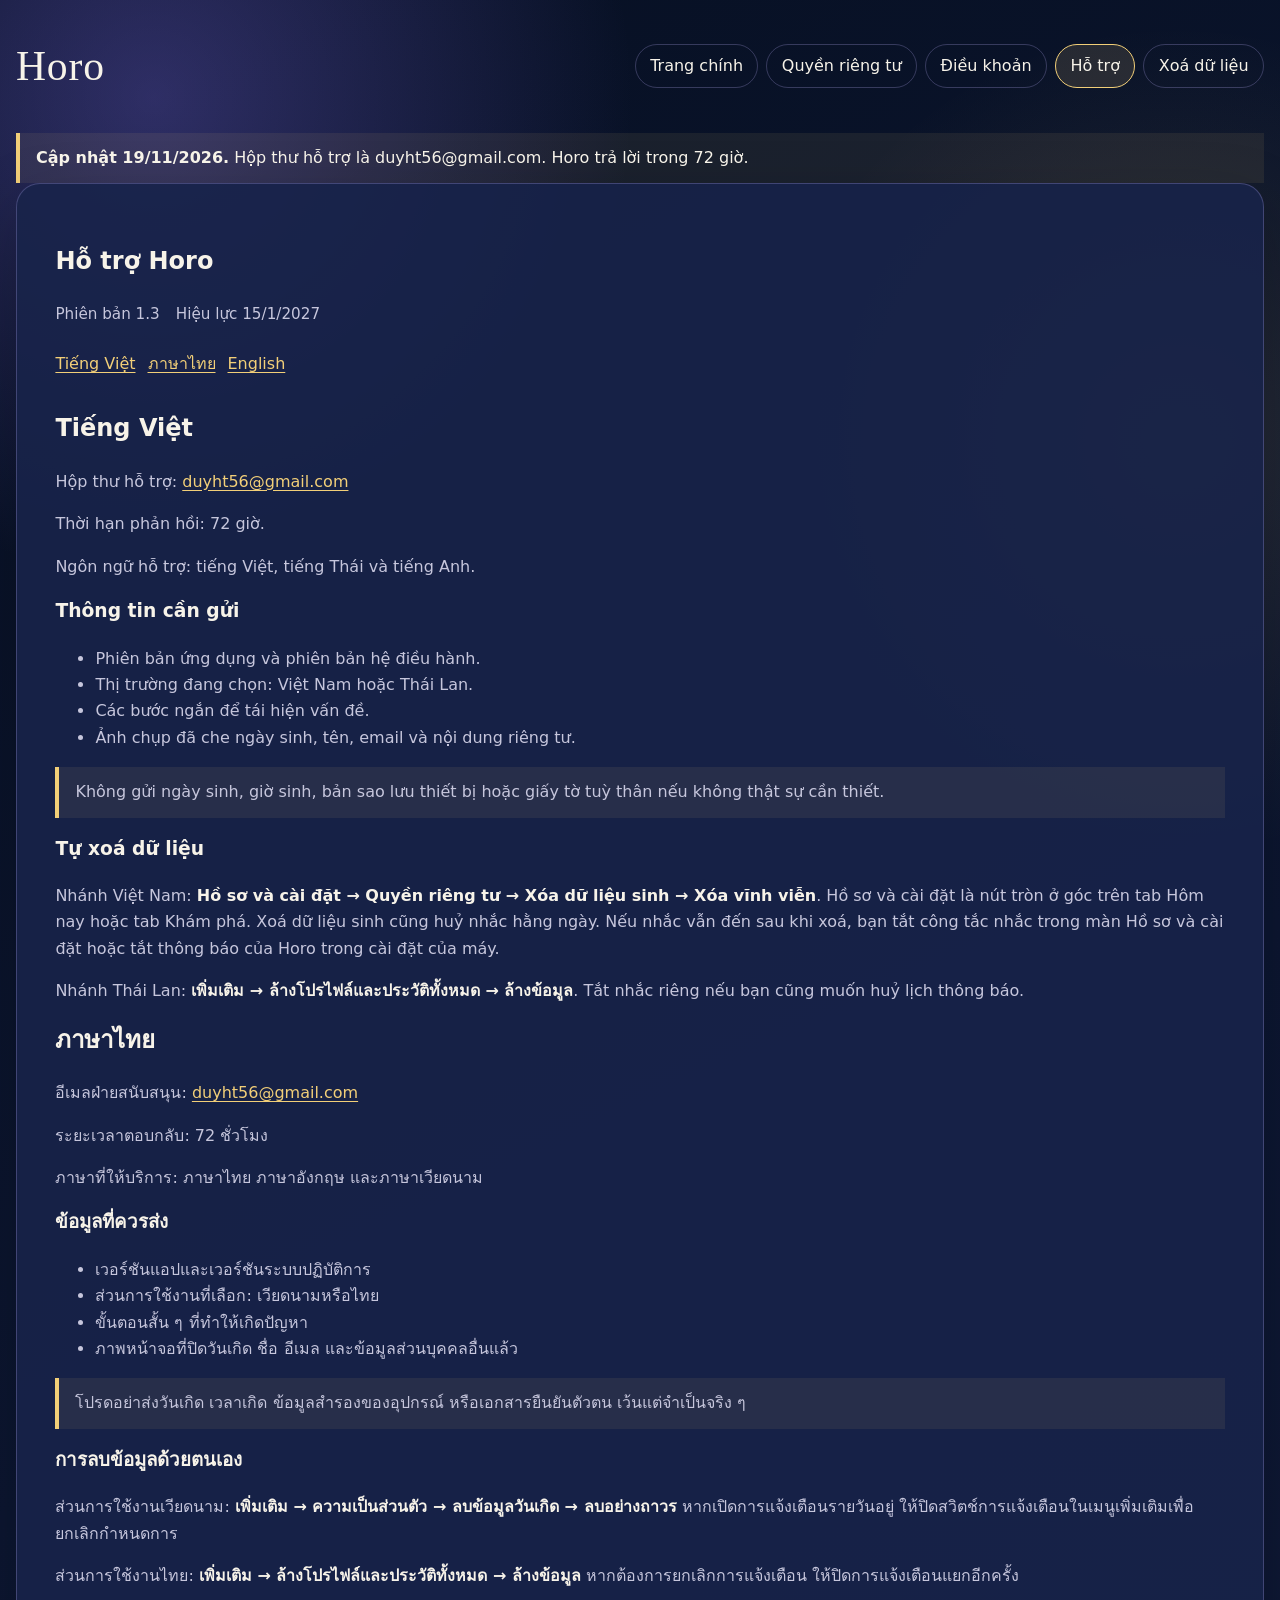
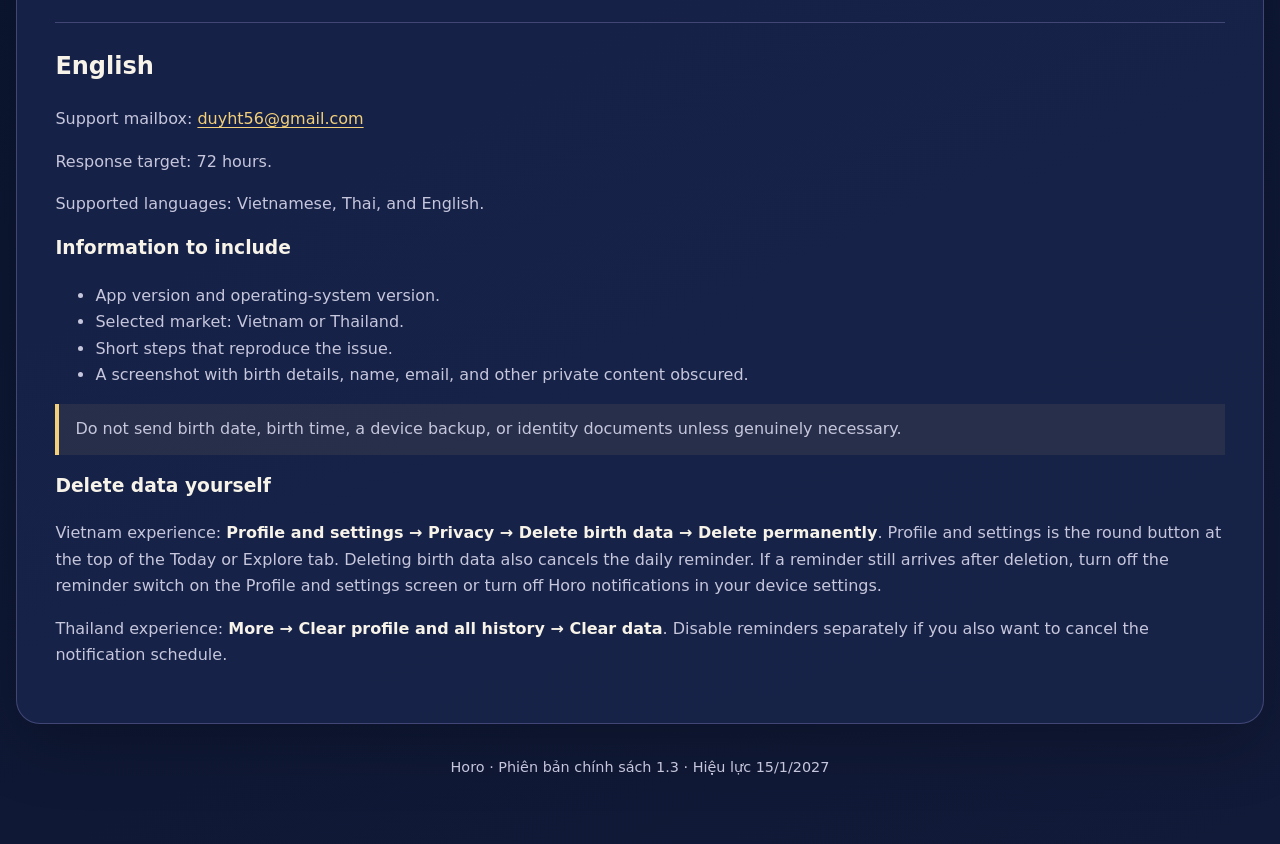
<file: support.html>
<!doctype html>
<html lang="vi" data-policy-version="1.3">
  <head>
    <meta charset="utf-8">
    <meta name="viewport" content="width=device-width, initial-scale=1">
    <meta name="referrer" content="no-referrer">
    <meta name="description" content="Hỗ trợ Horo bằng tiếng Việt, tiếng Thái và tiếng Anh.">
    <title>Hỗ trợ Horo</title>
    <link rel="stylesheet" href="styles.css">
  </head>
  <body>
    <main class="shell">
      <header class="topbar">
        <p class="brand">Horo</p>
        <nav class="nav" aria-label="Liên kết chính">
          <a href="index.html">Trang chính</a>
          <a href="privacy.html">Quyền riêng tư</a>
          <a href="terms.html">Điều khoản</a>
          <a href="support.html" aria-current="page">Hỗ trợ</a>
          <a href="delete.html">Xoá dữ liệu</a>
        </nav>
      </header>

      <div class="notice" role="status">
        <strong>Cập nhật 19/11/2026.</strong> Hộp thư hỗ trợ là duyht56@gmail.com. Horo trả lời trong 72 giờ.
      </div>

      <article class="card">
        <h1>Hỗ trợ Horo</h1>
        <p class="meta"><span>Phiên bản 1.3</span><span>Hiệu lực 15/1/2027</span></p>
        <nav class="language-nav" aria-label="Chọn ngôn ngữ">
          <a href="#vi" hreflang="vi">Tiếng Việt</a>
          <a href="#th" hreflang="th">ภาษาไทย</a>
          <a href="#en" hreflang="en">English</a>
        </nav>

        <section id="vi" lang="vi" aria-labelledby="vi-support">
          <h2 id="vi-support">Tiếng Việt</h2>
          <p>Hộp thư hỗ trợ: <a href="mailto:duyht56@gmail.com">duyht56@gmail.com</a></p>
          <p>Thời hạn phản hồi: 72 giờ.</p>
          <p>Ngôn ngữ hỗ trợ: tiếng Việt, tiếng Thái và tiếng Anh.</p>
          <h3>Thông tin cần gửi</h3>
          <ul>
            <li>Phiên bản ứng dụng và phiên bản hệ điều hành.</li>
            <li>Thị trường đang chọn: Việt Nam hoặc Thái Lan.</li>
            <li>Các bước ngắn để tái hiện vấn đề.</li>
            <li>Ảnh chụp đã che ngày sinh, tên, email và nội dung riêng tư.</li>
          </ul>
          <p class="notice">Không gửi ngày sinh, giờ sinh, bản sao lưu thiết bị hoặc giấy tờ tuỳ thân nếu không thật sự cần thiết.</p>
          <h3>Tự xoá dữ liệu</h3>
          <p>Nhánh Việt Nam: <span class="path">Hồ sơ và cài đặt → Quyền riêng tư → Xóa dữ liệu sinh → Xóa vĩnh viễn</span>. Hồ sơ và cài đặt là nút tròn ở góc trên tab Hôm nay hoặc tab Khám phá. Xoá dữ liệu sinh cũng huỷ nhắc hằng ngày. Nếu nhắc vẫn đến sau khi xoá, bạn tắt công tắc nhắc trong màn Hồ sơ và cài đặt hoặc tắt thông báo của Horo trong cài đặt của máy.</p>
          <p>Nhánh Thái Lan: <span class="path" lang="th">เพิ่มเติม → ล้างโปรไฟล์และประวัติทั้งหมด → ล้างข้อมูล</span>. Tắt nhắc riêng nếu bạn cũng muốn huỷ lịch thông báo.</p>
        </section>

        <section id="th" lang="th" aria-labelledby="th-support" class="legal-section">
          <h2 id="th-support">ภาษาไทย</h2>
          <p>อีเมลฝ่ายสนับสนุน: <a href="mailto:duyht56@gmail.com">duyht56@gmail.com</a></p>
          <p>ระยะเวลาตอบกลับ: 72 ชั่วโมง</p>
          <p>ภาษาที่ให้บริการ: ภาษาไทย ภาษาอังกฤษ และภาษาเวียดนาม</p>
          <h3>ข้อมูลที่ควรส่ง</h3>
          <ul>
            <li>เวอร์ชันแอปและเวอร์ชันระบบปฏิบัติการ</li>
            <li>ส่วนการใช้งานที่เลือก: เวียดนามหรือไทย</li>
            <li>ขั้นตอนสั้น ๆ ที่ทำให้เกิดปัญหา</li>
            <li>ภาพหน้าจอที่ปิดวันเกิด ชื่อ อีเมล และข้อมูลส่วนบุคคลอื่นแล้ว</li>
          </ul>
          <p class="notice">โปรดอย่าส่งวันเกิด เวลาเกิด ข้อมูลสำรองของอุปกรณ์ หรือเอกสารยืนยันตัวตน เว้นแต่จำเป็นจริง ๆ</p>
          <h3>การลบข้อมูลด้วยตนเอง</h3>
          <p>ส่วนการใช้งานเวียดนาม: <span class="path">เพิ่มเติม → ความเป็นส่วนตัว → ลบข้อมูลวันเกิด → ลบอย่างถาวร</span> หากเปิดการแจ้งเตือนรายวันอยู่ ให้ปิดสวิตช์การแจ้งเตือนในเมนูเพิ่มเติมเพื่อยกเลิกกำหนดการ</p>
          <p>ส่วนการใช้งานไทย: <span class="path">เพิ่มเติม → ล้างโปรไฟล์และประวัติทั้งหมด → ล้างข้อมูล</span> หากต้องการยกเลิกการแจ้งเตือน ให้ปิดการแจ้งเตือนแยกอีกครั้ง</p>
        </section>

        <section id="en" lang="en" aria-labelledby="en-support" class="legal-section">
          <h2 id="en-support">English</h2>
          <p>Support mailbox: <a href="mailto:duyht56@gmail.com">duyht56@gmail.com</a></p>
          <p>Response target: 72 hours.</p>
          <p>Supported languages: Vietnamese, Thai, and English.</p>
          <h3>Information to include</h3>
          <ul>
            <li>App version and operating-system version.</li>
            <li>Selected market: Vietnam or Thailand.</li>
            <li>Short steps that reproduce the issue.</li>
            <li>A screenshot with birth details, name, email, and other private content obscured.</li>
          </ul>
          <p class="notice">Do not send birth date, birth time, a device backup, or identity documents unless genuinely necessary.</p>
          <h3>Delete data yourself</h3>
          <p>Vietnam experience: <span class="path">Profile and settings → Privacy → Delete birth data → Delete permanently</span>. Profile and settings is the round button at the top of the Today or Explore tab. Deleting birth data also cancels the daily reminder. If a reminder still arrives after deletion, turn off the reminder switch on the Profile and settings screen or turn off Horo notifications in your device settings.</p>
          <p>Thailand experience: <span class="path">More → Clear profile and all history → Clear data</span>. Disable reminders separately if you also want to cancel the notification schedule.</p>
        </section>
      </article>

      <footer>Horo · Phiên bản chính sách 1.3 · Hiệu lực 15/1/2027</footer>
    </main>
  </body>
</html>
</file>
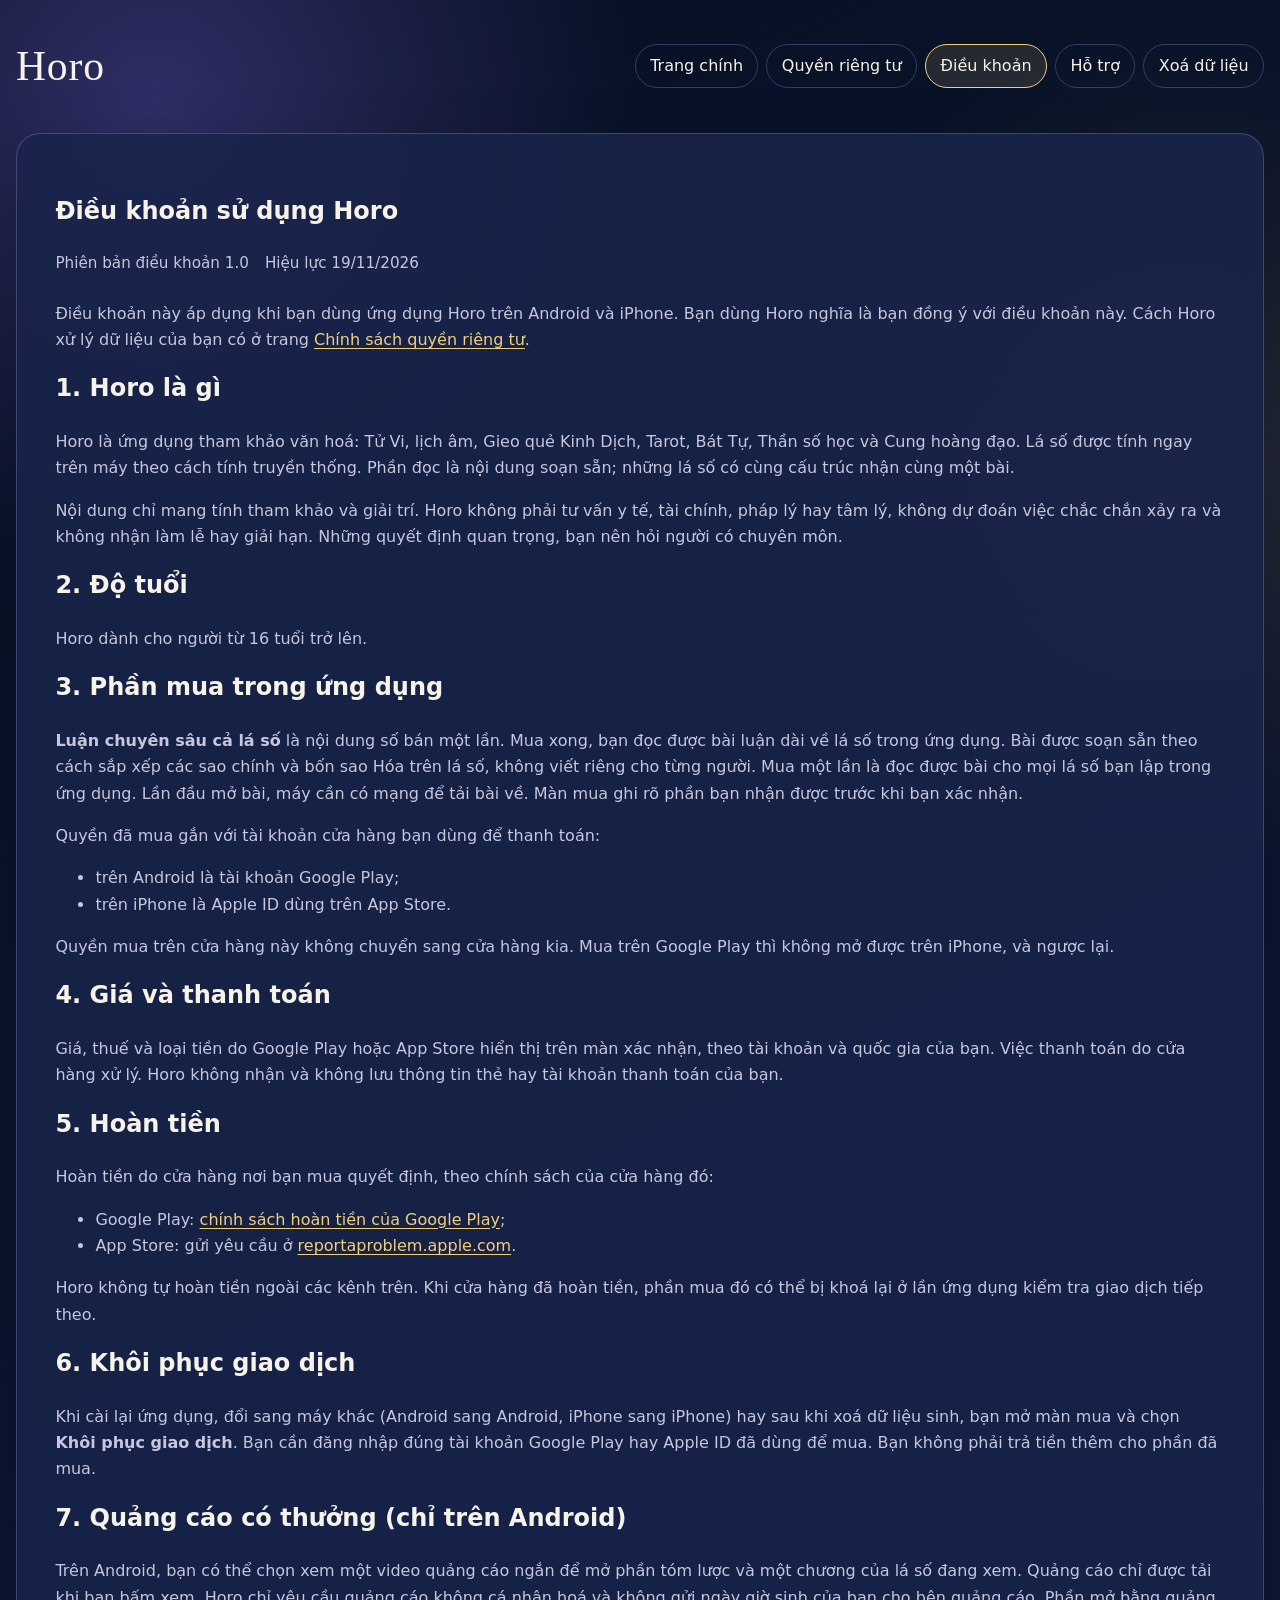
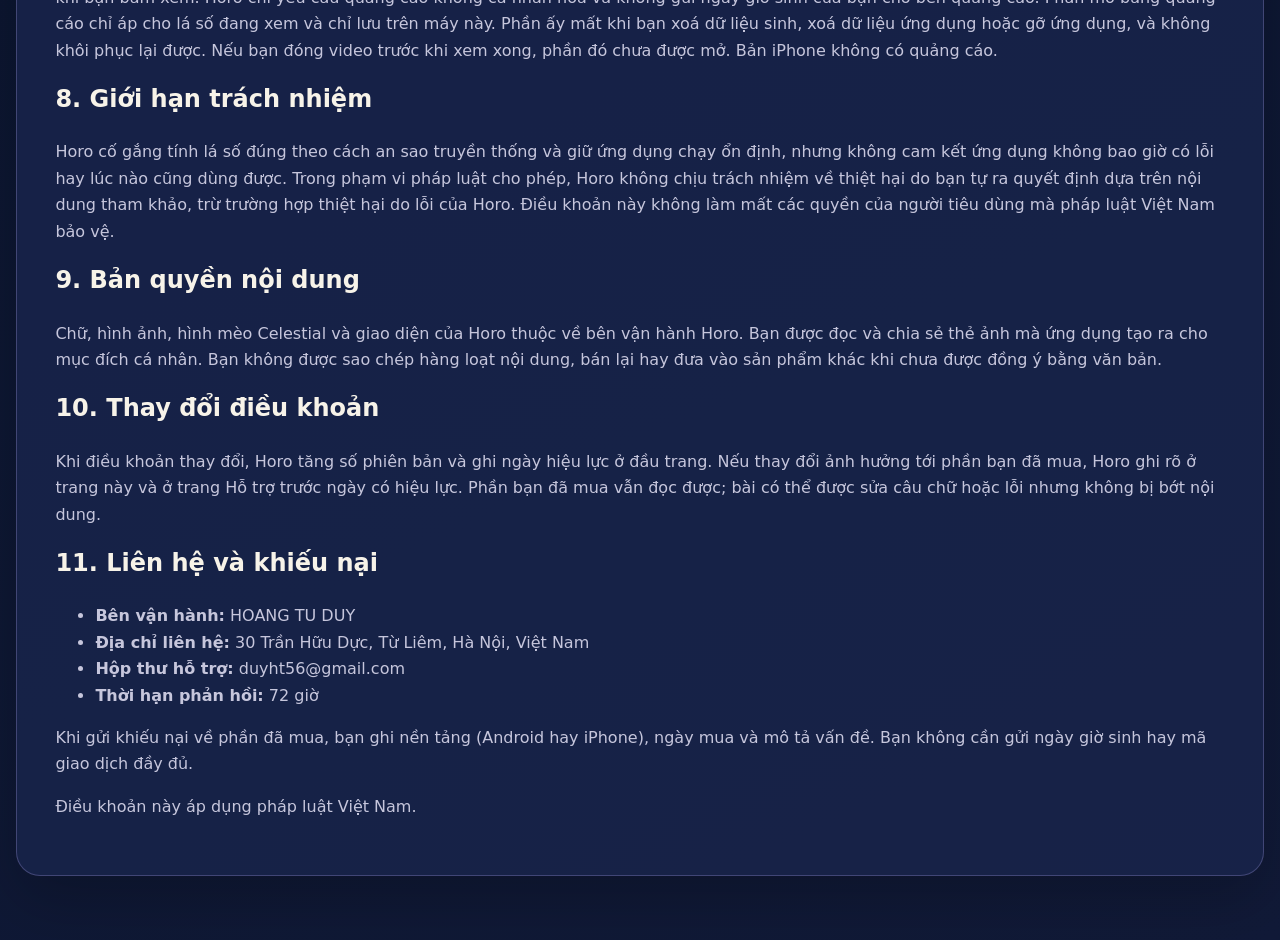
<file: terms.html>
<!doctype html>
<html lang="vi" data-terms-version="1.0">
  <head>
    <meta charset="utf-8">
    <meta name="viewport" content="width=device-width, initial-scale=1">
    <meta name="referrer" content="no-referrer">
    <meta name="description" content="Điều khoản sử dụng ứng dụng Horo.">
    <title>Điều khoản sử dụng Horo</title>
    <link rel="stylesheet" href="styles.css">
  </head>
  <body>
    <main class="shell">
      <header class="topbar">
        <p class="brand">Horo</p>
        <nav class="nav" aria-label="Liên kết chính">
          <a href="index.html">Trang chính</a>
          <a href="privacy.html">Quyền riêng tư</a>
          <a href="terms.html" aria-current="page">Điều khoản</a>
          <a href="support.html">Hỗ trợ</a>
          <a href="delete.html">Xoá dữ liệu</a>
        </nav>
      </header>

      <article class="card">
        <h1>Điều khoản sử dụng Horo</h1>
        <p class="meta"><span>Phiên bản điều khoản 1.0</span><span>Hiệu lực 19/11/2026</span></p>
        <section lang="vi">
          <p>Điều khoản này áp dụng khi bạn dùng ứng dụng Horo trên Android và iPhone. Bạn dùng Horo nghĩa là bạn đồng ý với điều khoản này. Cách Horo xử lý dữ liệu của bạn có ở trang <a href="privacy.html">Chính sách quyền riêng tư</a>.</p>
          <h2>1. Horo là gì</h2>
          <p>Horo là ứng dụng tham khảo văn hoá: Tử Vi, lịch âm, Gieo quẻ Kinh Dịch, Tarot, Bát Tự, Thần số học và Cung hoàng đạo. Lá số được tính ngay trên máy theo cách tính truyền thống. Phần đọc là nội dung soạn sẵn; những lá số có cùng cấu trúc nhận cùng một bài.</p>
          <p>Nội dung chỉ mang tính tham khảo và giải trí. Horo không phải tư vấn y tế, tài chính, pháp lý hay tâm lý, không dự đoán việc chắc chắn xảy ra và không nhận làm lễ hay giải hạn. Những quyết định quan trọng, bạn nên hỏi người có chuyên môn.</p>
          <h2>2. Độ tuổi</h2>
          <p>Horo dành cho người từ 16 tuổi trở lên.</p>
          <h2>3. Phần mua trong ứng dụng</h2>
          <p><strong>Luận chuyên sâu cả lá số</strong> là nội dung số bán một lần. Mua xong, bạn đọc được bài luận dài về lá số trong ứng dụng. Bài được soạn sẵn theo cách sắp xếp các sao chính và bốn sao Hóa trên lá số, không viết riêng cho từng người. Mua một lần là đọc được bài cho mọi lá số bạn lập trong ứng dụng. Lần đầu mở bài, máy cần có mạng để tải bài về. Màn mua ghi rõ phần bạn nhận được trước khi bạn xác nhận.</p>
          <p>Quyền đã mua gắn với tài khoản cửa hàng bạn dùng để thanh toán:</p>
          <ul>
            <li>trên Android là tài khoản Google Play;</li>
            <li>trên iPhone là Apple ID dùng trên App Store.</li>
          </ul>
          <p>Quyền mua trên cửa hàng này không chuyển sang cửa hàng kia. Mua trên Google Play thì không mở được trên iPhone, và ngược lại.</p>
          <h2>4. Giá và thanh toán</h2>
          <p>Giá, thuế và loại tiền do Google Play hoặc App Store hiển thị trên màn xác nhận, theo tài khoản và quốc gia của bạn. Việc thanh toán do cửa hàng xử lý. Horo không nhận và không lưu thông tin thẻ hay tài khoản thanh toán của bạn.</p>
          <h2>5. Hoàn tiền</h2>
          <p>Hoàn tiền do cửa hàng nơi bạn mua quyết định, theo chính sách của cửa hàng đó:</p>
          <ul>
            <li>Google Play: <a href="https://support.google.com/googleplay/answer/2439622?hl=vi">chính sách hoàn tiền của Google Play</a>;</li>
            <li>App Store: gửi yêu cầu ở <a href="https://reportaproblem.apple.com">reportaproblem.apple.com</a>.</li>
          </ul>
          <p>Horo không tự hoàn tiền ngoài các kênh trên. Khi cửa hàng đã hoàn tiền, phần mua đó có thể bị khoá lại ở lần ứng dụng kiểm tra giao dịch tiếp theo.</p>
          <h2>6. Khôi phục giao dịch</h2>
          <p>Khi cài lại ứng dụng, đổi sang máy khác (Android sang Android, iPhone sang iPhone) hay sau khi xoá dữ liệu sinh, bạn mở màn mua và chọn <strong>Khôi phục giao dịch</strong>. Bạn cần đăng nhập đúng tài khoản Google Play hay Apple ID đã dùng để mua. Bạn không phải trả tiền thêm cho phần đã mua.</p>
          <h2>7. Quảng cáo có thưởng (chỉ trên Android)</h2>
          <p>Trên Android, bạn có thể chọn xem một video quảng cáo ngắn để mở phần tóm lược và một chương của lá số đang xem. Quảng cáo chỉ được tải khi bạn bấm xem. Horo chỉ yêu cầu quảng cáo không cá nhân hoá và không gửi ngày giờ sinh của bạn cho bên quảng cáo. Phần mở bằng quảng cáo chỉ áp cho lá số đang xem và chỉ lưu trên máy này. Phần ấy mất khi bạn xoá dữ liệu sinh, xoá dữ liệu ứng dụng hoặc gỡ ứng dụng, và không khôi phục lại được. Nếu bạn đóng video trước khi xem xong, phần đó chưa được mở. Bản iPhone không có quảng cáo.</p>
          <h2>8. Giới hạn trách nhiệm</h2>
          <p>Horo cố gắng tính lá số đúng theo cách an sao truyền thống và giữ ứng dụng chạy ổn định, nhưng không cam kết ứng dụng không bao giờ có lỗi hay lúc nào cũng dùng được. Trong phạm vi pháp luật cho phép, Horo không chịu trách nhiệm về thiệt hại do bạn tự ra quyết định dựa trên nội dung tham khảo, trừ trường hợp thiệt hại do lỗi của Horo. Điều khoản này không làm mất các quyền của người tiêu dùng mà pháp luật Việt Nam bảo vệ.</p>
          <h2>9. Bản quyền nội dung</h2>
          <p>Chữ, hình ảnh, hình mèo Celestial và giao diện của Horo thuộc về bên vận hành Horo. Bạn được đọc và chia sẻ thẻ ảnh mà ứng dụng tạo ra cho mục đích cá nhân. Bạn không được sao chép hàng loạt nội dung, bán lại hay đưa vào sản phẩm khác khi chưa được đồng ý bằng văn bản.</p>
          <h2>10. Thay đổi điều khoản</h2>
          <p>Khi điều khoản thay đổi, Horo tăng số phiên bản và ghi ngày hiệu lực ở đầu trang. Nếu thay đổi ảnh hưởng tới phần bạn đã mua, Horo ghi rõ ở trang này và ở trang Hỗ trợ trước ngày có hiệu lực. Phần bạn đã mua vẫn đọc được; bài có thể được sửa câu chữ hoặc lỗi nhưng không bị bớt nội dung.</p>
          <h2>11. Liên hệ và khiếu nại</h2>
          <ul>
            <li><strong>Bên vận hành:</strong> HOANG TU DUY</li>
            <li><strong>Địa chỉ liên hệ:</strong> 30 Trần Hữu Dực, Từ Liêm, Hà Nội, Việt Nam</li>
            <li><strong>Hộp thư hỗ trợ:</strong> duyht56@gmail.com</li>
            <li><strong>Thời hạn phản hồi:</strong> 72 giờ</li>
          </ul>
          <p>Khi gửi khiếu nại về phần đã mua, bạn ghi nền tảng (Android hay iPhone), ngày mua và mô tả vấn đề. Bạn không cần gửi ngày giờ sinh hay mã giao dịch đầy đủ.</p>
          <p>Điều khoản này áp dụng pháp luật Việt Nam.</p>
        </section>
      </article>
    </main>
  </body>
</html>
</file>
<file: styles.css>
:root {
  color-scheme: dark;
  --night: #081126;
  --night-soft: #111d3d;
  --card: rgba(24, 36, 74, 0.88);
  --card-border: rgba(190, 179, 255, 0.25);
  --ink: #f7f3e9;
  --muted: #c6c6dc;
  --lilac: #b9a7ff;
  --gold: #f2cf78;
  --danger: #ffd7a1;
  --max: 78rem;
}

* {
  box-sizing: border-box;
}

html {
  background: var(--night);
  color: var(--ink);
  font-family: ui-sans-serif, system-ui, -apple-system, BlinkMacSystemFont, "Segoe UI", sans-serif;
  line-height: 1.65;
}

body {
  margin: 0;
  min-height: 100vh;
  background:
    radial-gradient(circle at 12% 4%, rgba(129, 109, 238, 0.32), transparent 30rem),
    radial-gradient(circle at 92% 18%, rgba(242, 207, 120, 0.12), transparent 26rem),
    linear-gradient(155deg, #071023 0%, #0c1631 50%, #111a38 100%);
}

a {
  color: var(--gold);
  text-underline-offset: 0.18em;
}

a:hover,
a:focus-visible {
  color: #fff3c5;
}

.shell {
  width: min(calc(100% - 2rem), var(--max));
  margin-inline: auto;
  padding-block: 2rem 4rem;
}

.topbar {
  display: flex;
  flex-wrap: wrap;
  align-items: center;
  justify-content: space-between;
  gap: 1rem;
  margin-bottom: 2rem;
}

.brand {
  margin: 0;
  font-family: Georgia, "Times New Roman", serif;
  font-size: clamp(1.7rem, 4vw, 2.6rem);
  letter-spacing: 0.02em;
}

.nav {
  display: flex;
  flex-wrap: wrap;
  gap: 0.5rem;
}

.nav a {
  display: inline-flex;
  min-height: 2.75rem;
  align-items: center;
  border: 1px solid var(--card-border);
  border-radius: 999px;
  padding: 0.45rem 0.9rem;
  color: var(--ink);
  text-decoration: none;
}

.nav a[aria-current="page"] {
  border-color: var(--gold);
  background: rgba(242, 207, 120, 0.12);
}

.draft {
  border: 1px solid rgba(242, 207, 120, 0.52);
  border-radius: 1rem;
  background: rgba(71, 51, 17, 0.42);
  padding: 0.9rem 1rem;
  color: var(--danger);
  margin-bottom: 1.25rem;
}

.hero,
.card {
  border: 1px solid var(--card-border);
  border-radius: 1.5rem;
  background: var(--card);
  box-shadow: 0 1.4rem 4rem rgba(0, 0, 0, 0.22);
  padding: clamp(1.2rem, 4vw, 2.4rem);
}

.hero h1 {
  max-width: 18ch;
  margin: 0;
  font-family: Georgia, "Times New Roman", serif;
  font-size: clamp(2.1rem, 7vw, 4.8rem);
  line-height: 1.05;
}

.hero p {
  max-width: 60ch;
  color: var(--muted);
  font-size: 1.05rem;
}

.grid {
  display: grid;
  grid-template-columns: repeat(auto-fit, minmax(min(100%, 15rem), 1fr));
  gap: 1rem;
  margin-top: 1rem;
}

.card h2,
.card h3 {
  margin-top: 0;
}

.card p,
.card li {
  color: var(--muted);
}

.meta {
  display: flex;
  flex-wrap: wrap;
  gap: 0.5rem 1rem;
  margin: 0 0 1.5rem;
  color: var(--muted);
  font-size: 0.95rem;
}

.language-nav {
  display: flex;
  flex-wrap: wrap;
  gap: 0.75rem;
  margin: 1rem 0 2rem;
}

section[lang] {
  scroll-margin-top: 1rem;
}

.legal-section + .legal-section {
  margin-top: 2rem;
  padding-top: 1.5rem;
  border-top: 1px solid var(--card-border);
}

.notice {
  border-left: 0.3rem solid var(--gold);
  padding: 0.75rem 1rem;
  background: rgba(242, 207, 120, 0.08);
}

.path {
  color: var(--ink);
  font-weight: 700;
}

footer {
  margin-top: 2rem;
  color: var(--muted);
  font-size: 0.9rem;
  text-align: center;
}

@media (prefers-reduced-motion: no-preference) {
  a,
  .card,
  .hero {
    transition: border-color 160ms ease, background-color 160ms ease, color 160ms ease;
  }

  .card:hover,
  .hero:hover {
    border-color: rgba(242, 207, 120, 0.45);
  }
}
</file>
